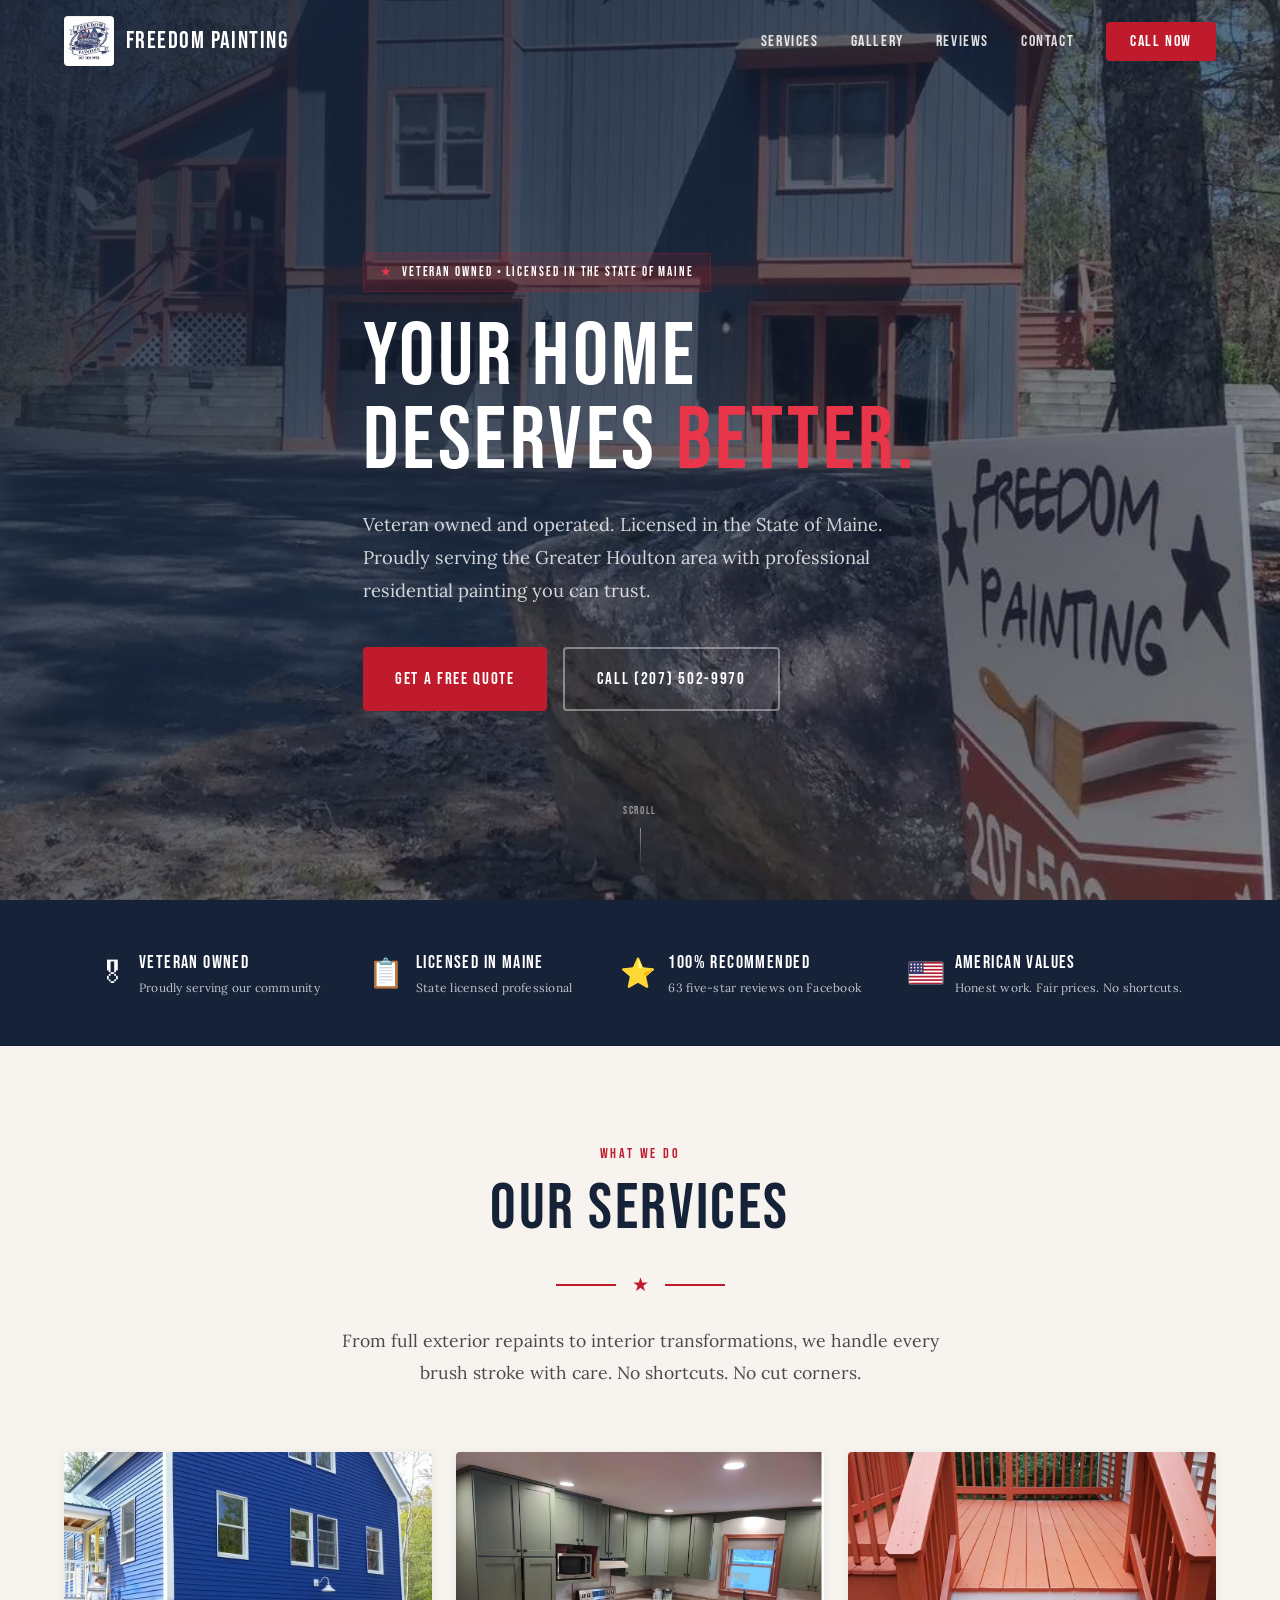
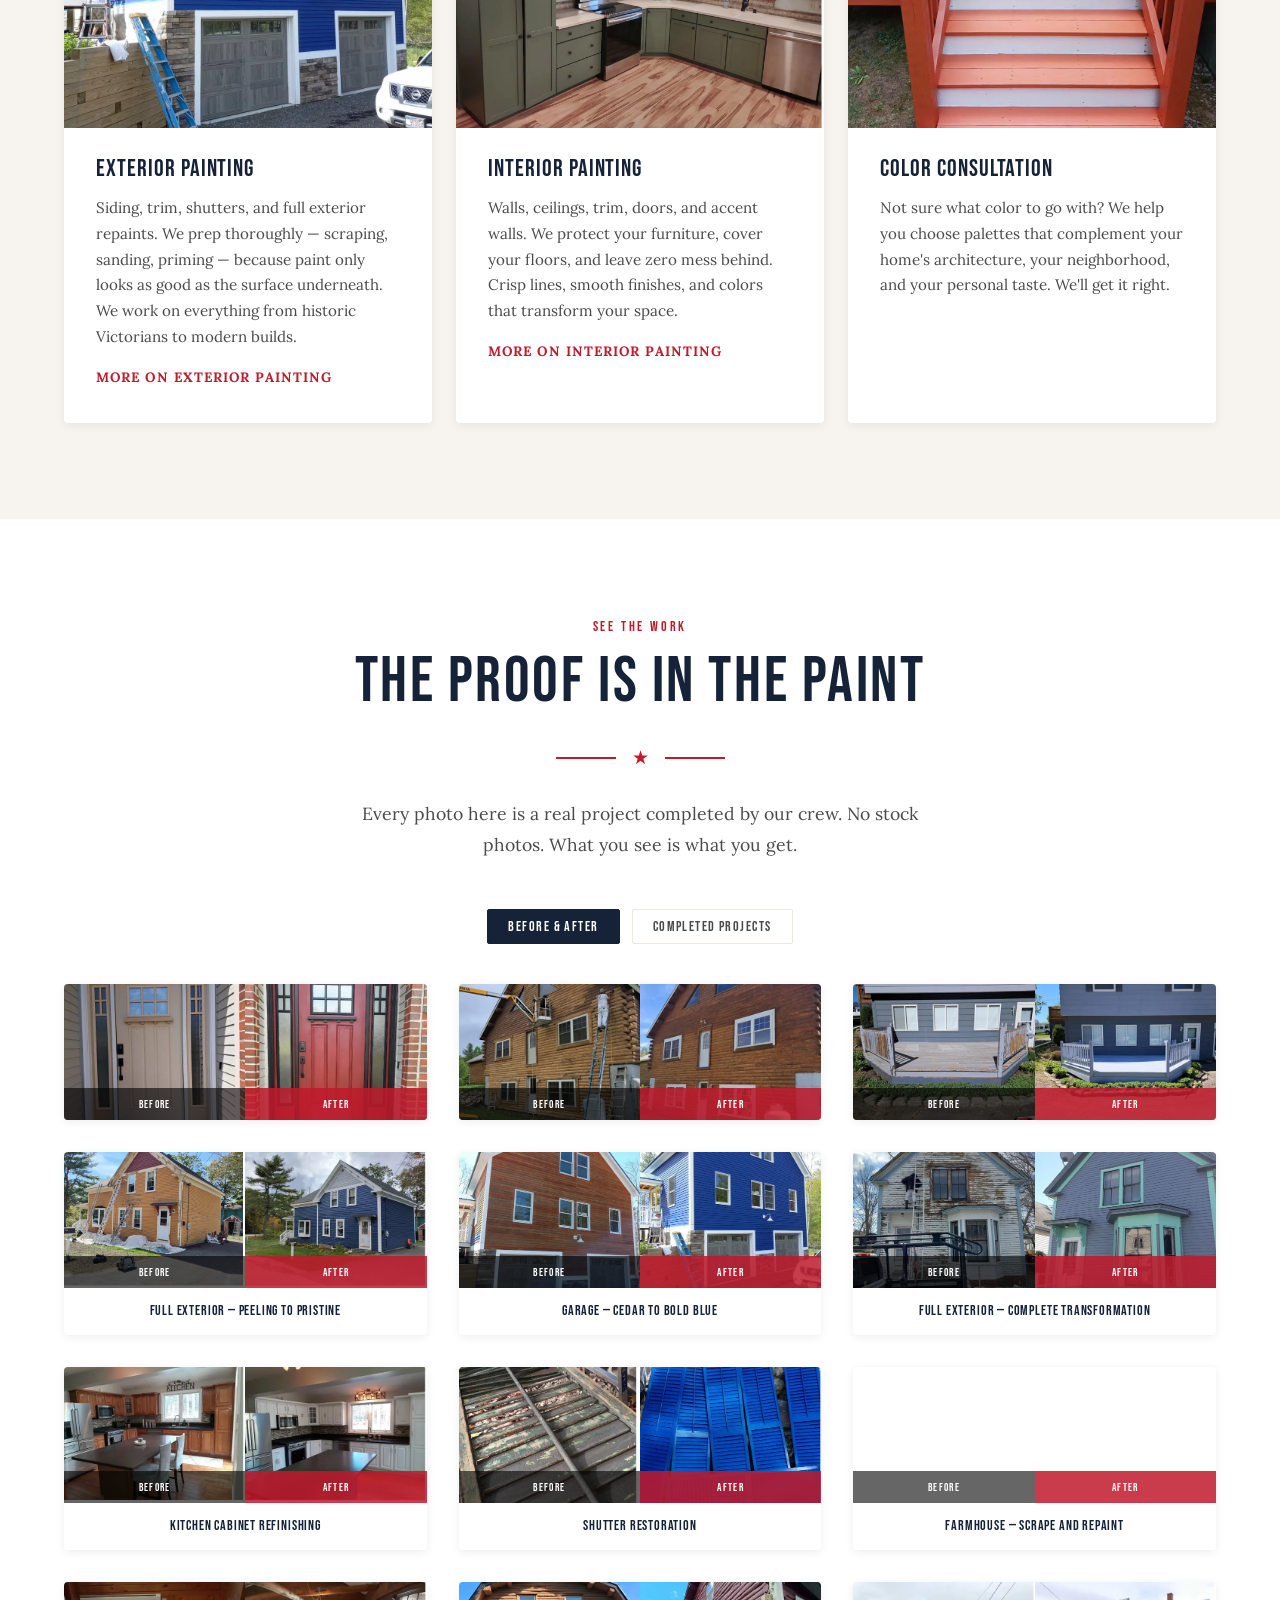
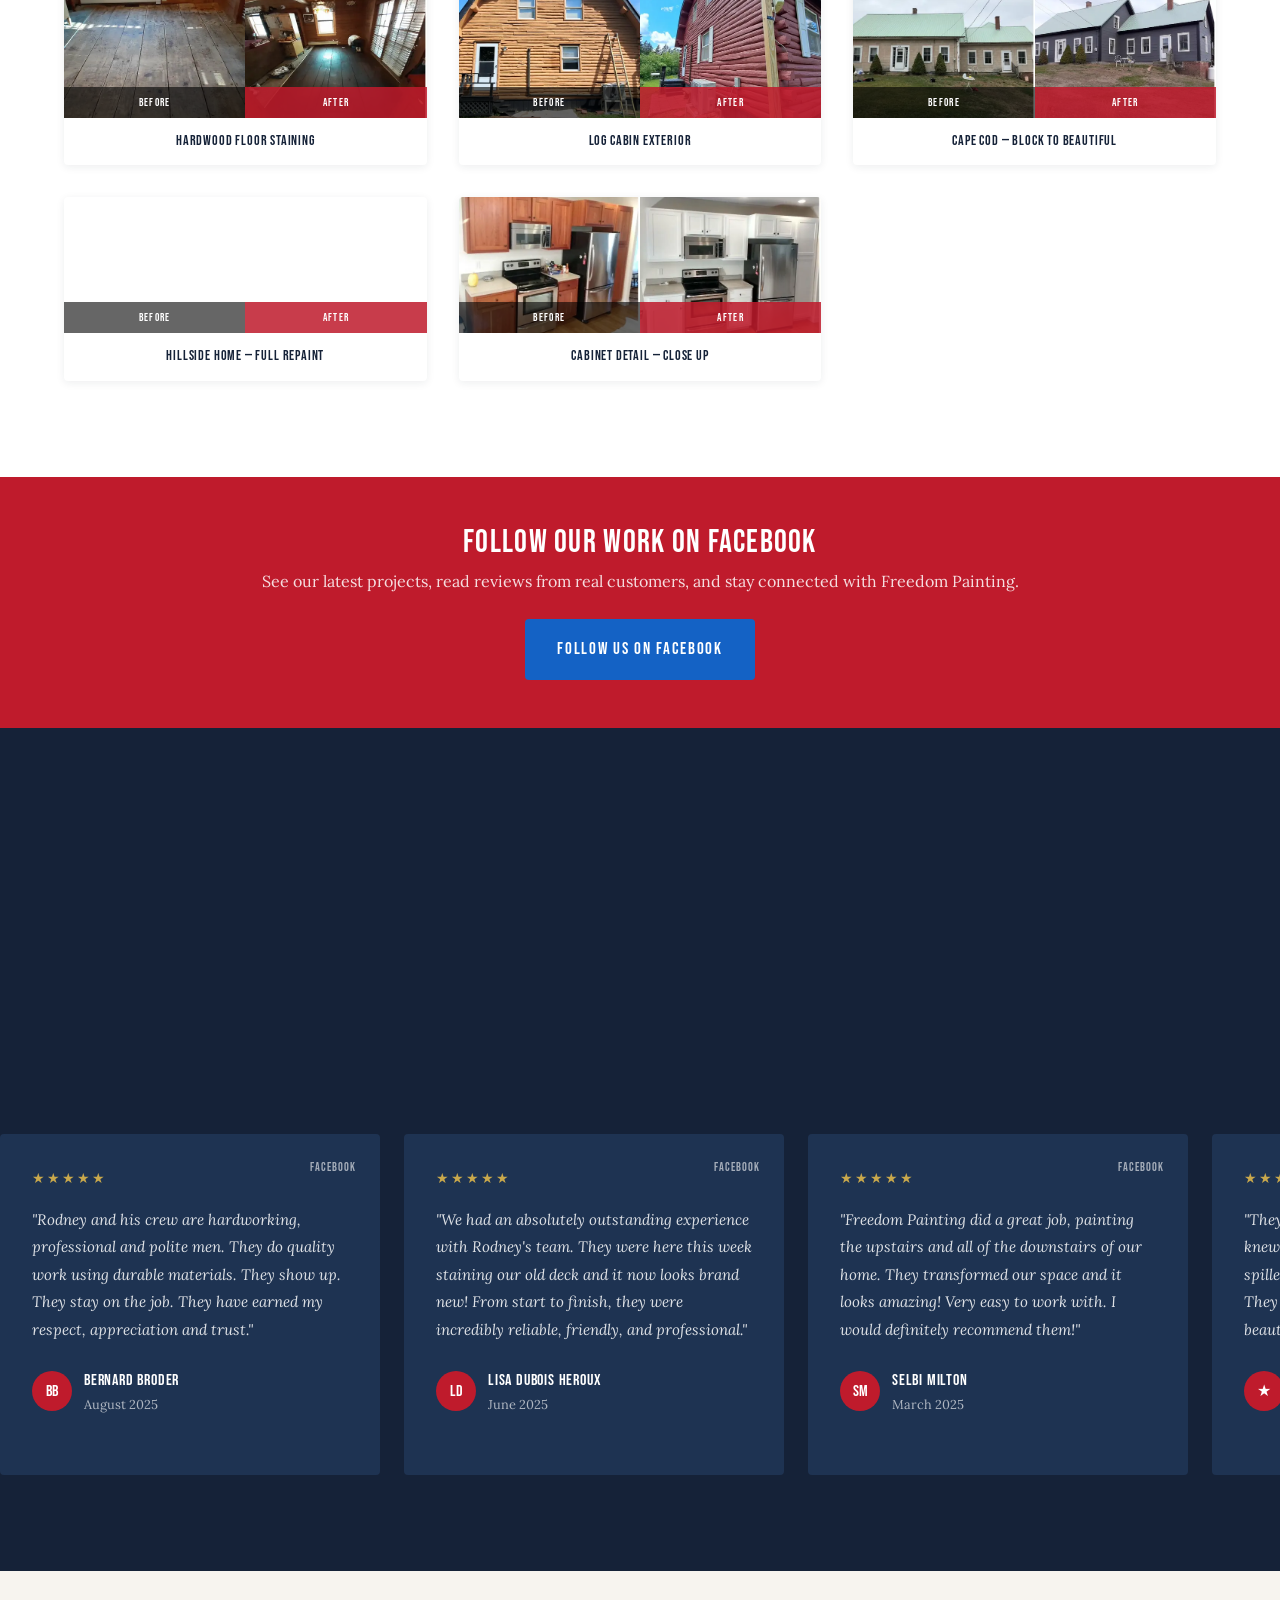
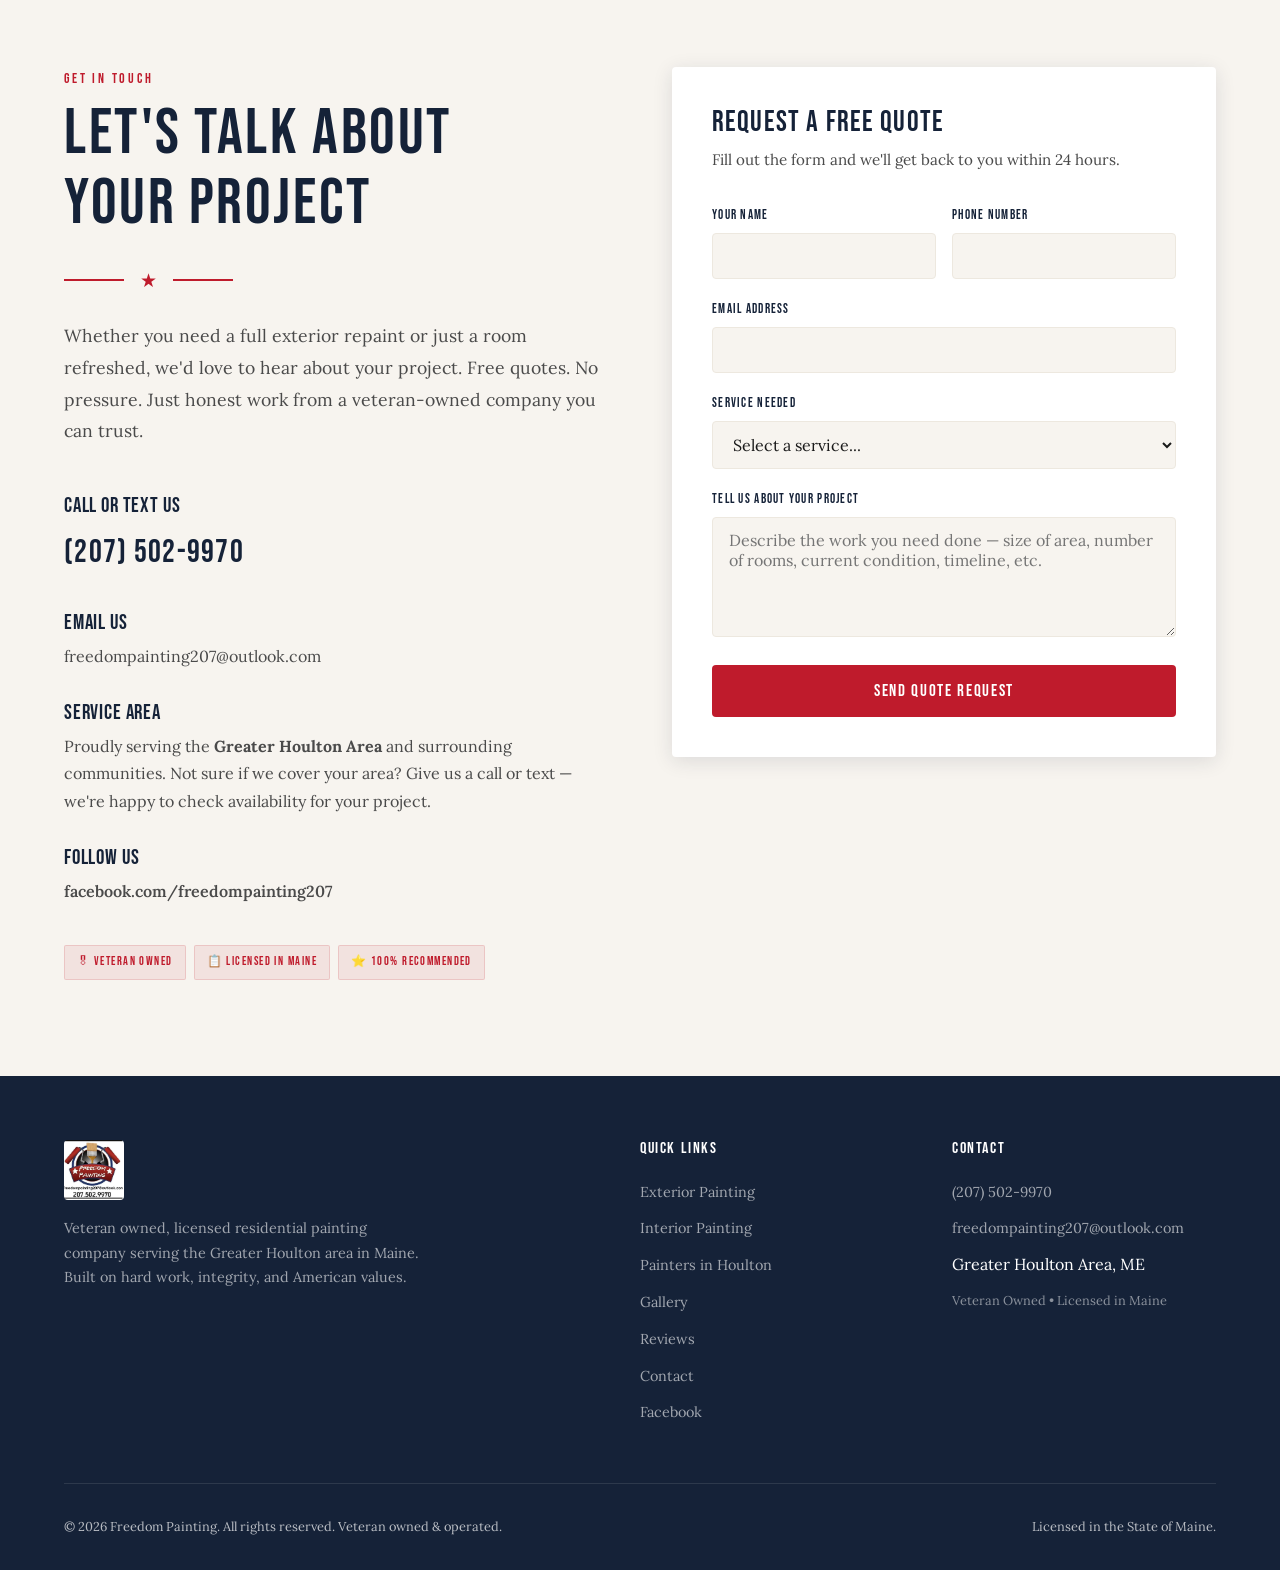
<file: index.html>
<!DOCTYPE html>
<html lang="en">
<head>
    <meta charset="UTF-8">
    <meta name="viewport" content="width=device-width, initial-scale=1.0">
    <title>Freedom Painting | Veteran Owned Residential Painting — Greater Houlton, ME</title>
    <meta name="description" content="Freedom Painting — veteran owned, licensed residential painting company serving the Greater Houlton area in Maine. Interior and exterior painting. 100% recommended. Call or text (207) 502-9970.">
    <link rel="canonical" href="https://freedompainting.us/">
    <link rel="icon" type="image/png" sizes="32x32" href="/favicon-32x32.png">
    <link rel="icon" type="image/png" sizes="16x16" href="/favicon-16x16.png">
    <link rel="apple-touch-icon" sizes="180x180" href="/apple-touch-icon.png">
    <link rel="preload" as="image" href="images/hero-barn-sign.webp" type="image/webp" fetchpriority="high">
    <meta property="og:title" content="Freedom Painting | Veteran Owned — Houlton, ME">
    <meta property="og:description" content="Veteran owned residential painting serving the Greater Houlton area. Licensed in the State of Maine. 100% recommendation rate. Call or text (207) 502-9970.">
    <meta property="og:image" content="https://freedompainting.us/images/hero-barn-sign.jpg">
    <meta property="og:url" content="https://freedompainting.us/">
    <meta property="og:type" content="website">
    <meta property="og:site_name" content="Freedom Painting">
    <meta name="twitter:card" content="summary_large_image">
    <meta name="twitter:title" content="Freedom Painting | Veteran Owned — Houlton, ME">
    <meta name="twitter:description" content="Veteran owned residential painting serving the Greater Houlton area. Licensed in Maine. 100% recommended. Call or text (207) 502-9970.">
    <meta name="twitter:image" content="https://freedompainting.us/images/hero-barn-sign.jpg">
    <script type="application/ld+json">
    {
      "@context": "https://schema.org",
      "@type": "HousePainter",
      "name": "Freedom Painting LLC",
      "alternateName": "Freedom Painting",
      "url": "https://freedompainting.us",
      "telephone": "+12075029970",
      "email": "freedompainting207@outlook.com",
      "image": "https://freedompainting.us/images/hero-barn-sign.jpg",
      "logo": "https://freedompainting.us/images/Logo_2.jpg",
      "description": "Veteran owned, licensed residential painting company serving the Greater Houlton area in Maine. Interior and exterior painting.",
      "priceRange": "$$",
      "areaServed": {
        "@type": "GeoCircle",
        "geoMidpoint": {
          "@type": "GeoCoordinates",
          "latitude": 46.1261,
          "longitude": -67.8403
        },
        "geoRadius": "50000"
      },
      "address": {
        "@type": "PostalAddress",
        "addressLocality": "Houlton",
        "addressRegion": "ME",
        "addressCountry": "US"
      },
      "aggregateRating": {
        "@type": "AggregateRating",
        "ratingValue": "5.0",
        "reviewCount": "63",
        "bestRating": "5"
      },
      "hasOfferCatalog": {
        "@type": "OfferCatalog",
        "name": "Painting Services",
        "itemListElement": [
          { "@type": "Offer", "itemOffered": { "@type": "Service", "name": "Exterior Painting" } },
          { "@type": "Offer", "itemOffered": { "@type": "Service", "name": "Interior Painting" } },
          { "@type": "Offer", "itemOffered": { "@type": "Service", "name": "Color Consultation" } }
        ]
      },
      "sameAs": [
        "https://www.facebook.com/freedompainting207"
      ]
    }
    </script>
    <link rel="preload" as="font" type="font/woff2" href="/fonts/bebas-neue-latin.woff2" crossorigin>
    <link rel="preload" as="font" type="font/woff2" href="/fonts/lora-latin.woff2" crossorigin>
    <link rel="stylesheet" href="/css/site.css">
</head>
<body>

    <nav class="nav" id="nav">
        <div class="nav-inner">
            <a href="#" class="nav-logo">
                <picture><source type="image/webp" srcset="images/Logo_2.webp"><img src="images/Logo_2.jpg" alt="Freedom Painting Logo" width="532" height="532"></picture>
                <span class="nav-logo-text">FREEDOM PAINTING</span>
            </a>
            <ul class="nav-links" id="navLinks">
                <li><a href="#services">SERVICES</a></li>
                <li><a href="#gallery">GALLERY</a></li>
                <li><a href="#testimonials">REVIEWS</a></li>
                <li><a href="#contact">CONTACT</a></li>
                <li><a href="tel:2075029970" class="nav-cta">CALL NOW</a></li>
            </ul>
            <button class="nav-hamburger" id="hamburger" aria-label="Toggle menu"><span></span><span></span><span></span></button>
        </div>
    </nav>

    <section class="hero" id="hero">
        <div class="hero-bg"><picture><source type="image/webp" srcset="/images/hero-barn-sign.webp"><img src="/images/hero-barn-sign.jpg" alt="" width="952" height="1288" fetchpriority="high" decoding="async"></picture></div>
        <div class="container hero-content">
            <div class="hero-badge">VETERAN OWNED &bull; LICENSED IN THE STATE OF MAINE</div>
            <h1>YOUR HOME<br>DESERVES <span class="accent">BETTER.</span></h1>
            <p class="hero-description">Veteran owned and operated. Licensed in the State of Maine. Proudly serving the Greater Houlton area with professional residential painting you can trust.</p>
            <div class="hero-actions">
                <a href="#contact" class="btn btn-primary">GET A FREE QUOTE</a>
                <a href="tel:2075029970" class="btn btn-outline">CALL (207) 502-9970</a>
            </div>
        </div>
        <div class="hero-scroll">SCROLL<div class="hero-scroll-line"></div></div>
    </section>

    <div class="trust-banner">
        <div class="container">
            <div class="trust-items">
                <div class="trust-item"><span class="trust-icon">&#127894;</span><div class="trust-text">VETERAN OWNED<small>Proudly serving our community</small></div></div>
                <div class="trust-item"><span class="trust-icon">&#128203;</span><div class="trust-text">LICENSED IN MAINE<small>State licensed professional</small></div></div>
                <div class="trust-item"><span class="trust-icon">&#11088;</span><div class="trust-text">100% RECOMMENDED<small>63 five-star reviews on Facebook</small></div></div>
                <div class="trust-item"><span class="trust-icon"><svg class="trust-flag" viewBox="0 0 30 20" aria-hidden="true" focusable="false"><rect width="30" height="20" fill="#fff"/><g fill="#B22234"><rect y="0.000" width="30" height="1.538"/><rect y="3.077" width="30" height="1.538"/><rect y="6.154" width="30" height="1.538"/><rect y="9.231" width="30" height="1.538"/><rect y="12.308" width="30" height="1.538"/><rect y="15.385" width="30" height="1.538"/><rect y="18.462" width="30" height="1.538"/></g><rect width="13" height="10.769" fill="#3C3B6E"/><g fill="#fff"><circle cx="2" cy="2.2" r="0.75"/><circle cx="5" cy="2.2" r="0.75"/><circle cx="8" cy="2.2" r="0.75"/><circle cx="11" cy="2.2" r="0.75"/><circle cx="2" cy="5" r="0.75"/><circle cx="5" cy="5" r="0.75"/><circle cx="8" cy="5" r="0.75"/><circle cx="11" cy="5" r="0.75"/><circle cx="2" cy="7.8" r="0.75"/><circle cx="5" cy="7.8" r="0.75"/><circle cx="8" cy="7.8" r="0.75"/><circle cx="11" cy="7.8" r="0.75"/></g></svg></span><div class="trust-text">AMERICAN VALUES<small>Honest work. Fair prices. No shortcuts.</small></div></div>
            </div>
        </div>
    </div>

    <section class="services section-padding" id="services">
        <div class="container">
            <div class="services-header reveal">
                <span class="section-label">WHAT WE DO</span>
                <h2 class="section-title">OUR SERVICES</h2>
                <div class="star-divider"><span>&#9733;</span></div>
                <p class="section-subtitle">From full exterior repaints to interior transformations, we handle every brush stroke with care. No shortcuts. No cut corners.</p>
            </div>
            <div class="services-grid">
                <div class="service-card reveal">
                    <div class="service-photo"><picture><source type="image/webp" srcset="images/p06.webp"><img src="images/p06.jpg" alt="Full exterior house repaint completed in Houlton, Maine" loading="lazy" decoding="async" width="952" height="1288"></picture></div>
                    <div class="service-body">
                        <h3>EXTERIOR PAINTING</h3>
                        <p>Siding, trim, shutters, and full exterior repaints. We prep thoroughly &#8212; scraping, sanding, priming &#8212; because paint only looks as good as the surface underneath. We work on everything from historic Victorians to modern builds.</p>
                        <a href="/exterior-painting/" class="service-link">More on exterior painting</a>
                    </div>
                </div>
                <div class="service-card reveal">
                    <div class="service-photo"><picture><source type="image/webp" srcset="images/p25.webp"><img src="images/p25.jpg" alt="Interior room repainted by Freedom Painting in Maine" loading="lazy" decoding="async" width="1288" height="952"></picture></div>
                    <div class="service-body">
                        <h3>INTERIOR PAINTING</h3>
                        <p>Walls, ceilings, trim, doors, and accent walls. We protect your furniture, cover your floors, and leave zero mess behind. Crisp lines, smooth finishes, and colors that transform your space.</p>
                        <a href="/interior-painting/" class="service-link">More on interior painting</a>
                    </div>
                </div>
                <div class="service-card reveal">
                    <div class="service-photo"><picture><source type="image/webp" srcset="images/p36.webp"><img src="images/p36.jpg" alt="Deck and stairs painted coral with white risers by Freedom Painting" loading="lazy" decoding="async" width="952" height="1288"></picture></div>
                    <div class="service-body">
                        <h3>COLOR CONSULTATION</h3>
                        <p>Not sure what color to go with? We help you choose palettes that complement your home's architecture, your neighborhood, and your personal taste. We'll get it right.</p>
                    </div>
                </div>
            </div>
        </div>
    </section>

    <section class="section-padding" id="gallery">
        <div class="container">
            <div class="gallery-header reveal">
                <span class="section-label">SEE THE WORK</span>
                <h2 class="section-title">THE PROOF IS IN THE PAINT</h2>
                <div class="star-divider"><span>&#9733;</span></div>
                <p class="section-subtitle">Every photo here is a real project completed by our crew. No stock photos. What you see is what you get.</p>
            </div>
            <div class="gallery-tabs reveal">
                <button class="gallery-tab active" data-tab="beforeafter">BEFORE &amp; AFTER</button>
                <button class="gallery-tab" data-tab="projects">COMPLETED PROJECTS</button>
            </div>

            <div class="gallery-section active" id="tab-beforeafter">
                <div class="ba-grid reveal">
                    <div class="ba-pair"><div class="ba-images"><div class="ba-side"><picture><source type="image/webp" srcset="images/before-1-480.webp 480w, images/before-1.webp 900w" sizes="(max-width: 768px) 50vw, 300px"><img src="images/before-1.jpg" alt="Beige craftsman front door with sidelights before repaint" loading="lazy" decoding="async" width="900" height="1200"></picture><span class="ba-label before">BEFORE</span></div><div class="ba-side"><picture><source type="image/webp" srcset="images/after-1-480.webp 480w, images/after-1.webp 900w" sizes="(max-width: 768px) 50vw, 300px"><img src="images/after-1.jpg" alt="Same craftsman door painted bold red with black trim" loading="lazy" decoding="async" width="900" height="1200"></picture><span class="ba-label after">AFTER</span></div></div></div>
                    <div class="ba-pair"><div class="ba-images"><div class="ba-side"><picture><source type="image/webp" srcset="images/before-2-480.webp 480w, images/before-2.webp 900w" sizes="(max-width: 768px) 50vw, 300px"><img src="images/before-2.jpg" alt="Faded log home mid-restain with Freedom Painting crew on lift" loading="lazy" decoding="async" width="900" height="1200"></picture><span class="ba-label before">BEFORE</span></div><div class="ba-side"><picture><source type="image/webp" srcset="images/after-2-480.webp 480w, images/after-2.webp 900w" sizes="(max-width: 768px) 50vw, 300px"><img src="images/after-2.jpg" alt="Log home fully restained to rich brown by Freedom Painting" loading="lazy" decoding="async" width="900" height="1200"></picture><span class="ba-label after">AFTER</span></div></div></div>
                    <div class="ba-pair"><div class="ba-images"><div class="ba-side"><picture><source type="image/webp" srcset="images/before-3-480.webp 480w, images/before-3.webp 1200w" sizes="(max-width: 768px) 50vw, 300px"><img src="images/before-3.jpg" alt="Weathered grey deck with peeling paint before restoration" loading="lazy" decoding="async" width="1200" height="900"></picture><span class="ba-label before">BEFORE</span></div><div class="ba-side"><picture><source type="image/webp" srcset="images/after-3-480.webp 480w, images/after-3.webp 1200w" sizes="(max-width: 768px) 50vw, 300px"><img src="images/after-3.jpg" alt="Same deck after full restoration with crisp white paint" loading="lazy" decoding="async" width="1200" height="900"></picture><span class="ba-label after">AFTER</span></div></div></div>
                    <div class="ba-pair"><div class="ba-images"><div class="ba-side"><img src="images/b4m.jpg" alt="House exterior before painting with peeling paint in Houlton Maine" loading="lazy" decoding="async" width="1092" height="840"><span class="ba-label before">BEFORE</span></div><div class="ba-side"><picture><source type="image/webp" srcset="images/b4k-480.webp 480w, images/b4k.webp 1092w" sizes="(max-width: 768px) 50vw, 300px"><img src="images/b4k.jpg" alt="House exterior after full repaint by Freedom Painting in Houlton Maine" loading="lazy" decoding="async" width="1092" height="840"></picture><span class="ba-label after">AFTER</span></div></div><div class="ba-caption">Full Exterior &#8212; Peeling to Pristine</div></div>
                    <div class="ba-pair"><div class="ba-images"><div class="ba-side"><picture><source type="image/webp" srcset="images/b43-480.webp 480w, images/b43.webp 952w" sizes="(max-width: 768px) 50vw, 300px"><img src="images/b43.jpg" alt="Garage with natural cedar siding before painting" loading="lazy" decoding="async" width="952" height="1288"></picture><span class="ba-label before">BEFORE</span></div><div class="ba-side"><picture><source type="image/webp" srcset="images/b44-480.webp 480w, images/b44.webp 952w" sizes="(max-width: 768px) 50vw, 300px"><img src="images/b44.jpg" alt="Garage after exterior painting with bold blue finish" loading="lazy" decoding="async" width="952" height="1288"></picture><span class="ba-label after">AFTER</span></div></div><div class="ba-caption">Garage &#8212; Cedar to Bold Blue</div></div>
                    <div class="ba-pair"><div class="ba-images"><div class="ba-side"><picture><source type="image/webp" srcset="images/b48-480.webp 480w, images/b48.webp 952w" sizes="(max-width: 768px) 50vw, 300px"><img src="images/b48.jpg" alt="Home exterior before full repaint" loading="lazy" decoding="async" width="952" height="1288"></picture><span class="ba-label before">BEFORE</span></div><div class="ba-side"><picture><source type="image/webp" srcset="images/b49-480.webp 480w, images/b49.webp 952w" sizes="(max-width: 768px) 50vw, 300px"><img src="images/b49.jpg" alt="Home exterior after complete transformation by Freedom Painting" loading="lazy" decoding="async" width="952" height="1288"></picture><span class="ba-label after">AFTER</span></div></div><div class="ba-caption">Full Exterior &#8212; Complete Transformation</div></div>
                    <div class="ba-pair"><div class="ba-images"><div class="ba-side"><picture><source type="image/webp" srcset="images/b4cab-480.webp 480w, images/b4cab.webp 728w" sizes="(max-width: 768px) 50vw, 300px"><img src="images/b4cab.jpg" alt="Kitchen cabinets before refinishing" loading="lazy" decoding="async" width="728" height="560"></picture><span class="ba-label before">BEFORE</span></div><div class="ba-side"><picture><source type="image/webp" srcset="images/b4cab2-480.webp 480w, images/b4cab2.webp 728w" sizes="(max-width: 768px) 50vw, 300px"><img src="images/b4cab2.jpg" alt="Kitchen cabinets after professional refinishing" loading="lazy" decoding="async" width="728" height="560"></picture><span class="ba-label after">AFTER</span></div></div><div class="ba-caption">Kitchen Cabinet Refinishing</div></div>
                    <div class="ba-pair"><div class="ba-images"><div class="ba-side"><picture><source type="image/webp" srcset="images/b4shu-480.webp 480w, images/b4shu.webp 1092w" sizes="(max-width: 768px) 50vw, 300px"><img src="images/b4shu.jpg" alt="Worn shutters before restoration" loading="lazy" decoding="async" width="1092" height="1120"></picture><span class="ba-label before">BEFORE</span></div><div class="ba-side"><picture><source type="image/webp" srcset="images/b4shutt-480.webp 480w, images/b4shutt.webp 1176w" sizes="(max-width: 768px) 50vw, 300px"><img src="images/b4shutt.jpg" alt="Shutters after professional restoration and repainting" loading="lazy" decoding="async" width="1176" height="1036"></picture><span class="ba-label after">AFTER</span></div></div><div class="ba-caption">Shutter Restoration</div></div>
                    <div class="ba-pair"><div class="ba-images"><div class="ba-side"><img src="images/b45.jpg" alt="Farmhouse exterior with peeling paint before scraping" loading="lazy" decoding="async" width="1092" height="812"><span class="ba-label before">BEFORE</span></div><div class="ba-side"><img src="images/b46.jpg" alt="Farmhouse after scraping and exterior repaint" loading="lazy" decoding="async" width="1092" height="812"><span class="ba-label after">AFTER</span></div></div><div class="ba-caption">Farmhouse &#8212; Scrape and Repaint</div></div>
                    <div class="ba-pair"><div class="ba-images"><div class="ba-side"><picture><source type="image/webp" srcset="images/b4floor-480.webp 480w, images/b4floor.webp 952w" sizes="(max-width: 768px) 50vw, 300px"><img src="images/b4floor.jpg" alt="Hardwood floor before staining" loading="lazy" decoding="async" width="952" height="1288"></picture><span class="ba-label before">BEFORE</span></div><div class="ba-side"><picture><source type="image/webp" srcset="images/b4floor2-480.webp 480w, images/b4floor2.webp 1288w" sizes="(max-width: 768px) 50vw, 300px"><img src="images/b4floor2.jpg" alt="Hardwood floor after professional staining" loading="lazy" decoding="async" width="1288" height="952"></picture><span class="ba-label after">AFTER</span></div></div><div class="ba-caption">Hardwood Floor Staining</div></div>
                    <div class="ba-pair"><div class="ba-images"><div class="ba-side"><picture><source type="image/webp" srcset="images/b41-480.webp 480w, images/b41.webp 952w" sizes="(max-width: 768px) 50vw, 300px"><img src="images/b41.jpg" alt="Log cabin exterior before painting" loading="lazy" decoding="async" width="952" height="1288"></picture><span class="ba-label before">BEFORE</span></div><div class="ba-side"><picture><source type="image/webp" srcset="images/b42-480.webp 480w, images/b42.webp 952w" sizes="(max-width: 768px) 50vw, 300px"><img src="images/b42.jpg" alt="Log cabin after exterior painting and staining" loading="lazy" decoding="async" width="952" height="1288"></picture><span class="ba-label after">AFTER</span></div></div><div class="ba-caption">Log Cabin Exterior</div></div>
                    <div class="ba-pair"><div class="ba-images"><div class="ba-side"><picture><source type="image/webp" srcset="images/b499-480.webp 480w, images/b499.webp 1288w" sizes="(max-width: 768px) 50vw, 300px"><img src="images/b499.jpg" alt="Cape Cod style home with concrete block before painting" loading="lazy" decoding="async" width="1288" height="952"></picture><span class="ba-label before">BEFORE</span></div><div class="ba-side"><picture><source type="image/webp" srcset="images/b4999-480.webp 480w, images/b4999.webp 1288w" sizes="(max-width: 768px) 50vw, 300px"><img src="images/b4999.jpg" alt="Cape Cod home after full exterior painting transformation" loading="lazy" decoding="async" width="1288" height="952"></picture><span class="ba-label after">AFTER</span></div></div><div class="ba-caption">Cape Cod &#8212; Block to Beautiful</div></div>
                    <div class="ba-pair"><div class="ba-images"><div class="ba-side"><img src="images/b4y.jpg" alt="Hillside home before full exterior repaint" loading="lazy" decoding="async" width="1092" height="812"><span class="ba-label before">BEFORE</span></div><div class="ba-side"><img src="images/b4o.jpg" alt="Hillside home after full exterior repaint by Freedom Painting" loading="lazy" decoding="async" width="1092" height="812"><span class="ba-label after">AFTER</span></div></div><div class="ba-caption">Hillside Home &#8212; Full Repaint</div></div>
                    <div class="ba-pair"><div class="ba-images"><div class="ba-side"><picture><source type="image/webp" srcset="images/b4caba-480.webp 480w, images/b4caba.webp 728w" sizes="(max-width: 768px) 50vw, 300px"><img src="images/b4caba.jpg" alt="Cabinet detail before refinishing close up" loading="lazy" decoding="async" width="728" height="980"></picture><span class="ba-label before">BEFORE</span></div><div class="ba-side"><picture><source type="image/webp" srcset="images/b4cabb-480.webp 480w, images/b4cabb.webp 728w" sizes="(max-width: 768px) 50vw, 300px"><img src="images/b4cabb.jpg" alt="Cabinet detail after professional refinishing close up" loading="lazy" decoding="async" width="728" height="980"></picture><span class="ba-label after">AFTER</span></div></div><div class="ba-caption">Cabinet Detail &#8212; Close Up</div></div>
                </div>
            </div>

            <div class="gallery-section" id="tab-projects">
                <div class="projects-grid reveal" id="projectsGrid">
                    <div class="project-item wide" onclick="openLightbox(0)"><picture><source type="image/webp" srcset="images/p01-480.webp 480w, images/p01.webp 1288w" sizes="(max-width: 768px) 50vw, 300px"><img src="images/p01.jpg" alt="Deck staining and restoration project in Houlton Maine" loading="lazy" decoding="async" width="1288" height="952"></picture></div>
                    <div class="project-item" onclick="openLightbox(1)"><picture><source type="image/webp" srcset="images/p02-480.webp 480w, images/p02.webp 1288w" sizes="(max-width: 768px) 50vw, 300px"><img src="images/p02.jpg" alt="Deck lattice painting detail" loading="lazy" decoding="async" width="1288" height="952"></picture></div>
                    <div class="project-item" onclick="openLightbox(2)"><picture><source type="image/webp" srcset="images/p03-480.webp 480w, images/p03.webp 728w" sizes="(max-width: 768px) 50vw, 300px"><img src="images/p03.jpg" alt="Interior wall painting by Freedom Painting" loading="lazy" decoding="async" width="728" height="980"></picture></div>
                    <div class="project-item" onclick="openLightbox(3)"><picture><source type="image/webp" srcset="images/p04-480.webp 480w, images/p04.webp 952w" sizes="(max-width: 768px) 50vw, 300px"><img src="images/p04.jpg" alt="Yellow cottage exterior painting" loading="lazy" decoding="async" width="952" height="1288"></picture></div>
                    <div class="project-item" onclick="openLightbox(4)"><picture><source type="image/webp" srcset="images/p05-480.webp 480w, images/p05.webp 952w" sizes="(max-width: 768px) 50vw, 300px"><img src="images/p05.jpg" alt="Fence staining and painting project" loading="lazy" decoding="async" width="952" height="1288"></picture></div>
                    <div class="project-item wide" onclick="openLightbox(5)"><picture><source type="image/webp" srcset="images/p06-480.webp 480w, images/p06.webp 952w" sizes="(max-width: 768px) 50vw, 300px"><img src="images/p06.jpg" alt="Full exterior house painting in Maine" loading="lazy" decoding="async" width="952" height="1288"></picture></div>
                    <div class="project-item" onclick="openLightbox(6)"><picture><source type="image/webp" srcset="images/p07-480.webp 480w, images/p07.webp 952w" sizes="(max-width: 768px) 50vw, 300px"><img src="images/p07.jpg" alt="Exterior trim and detail painting" loading="lazy" decoding="async" width="952" height="1288"></picture></div>
                    <div class="project-item" onclick="openLightbox(7)"><img src="images/p08.jpg" alt="Lakehouse exterior painting project" loading="lazy" decoding="async" width="1092" height="812"></div>
                    <div class="project-item" onclick="openLightbox(8)"><img src="images/p09.jpg" alt="Interior painting detail work" loading="lazy" decoding="async" width="728" height="560"></div>
                    <div class="project-item wide" onclick="openLightbox(9)"><picture><source type="image/webp" srcset="images/p11-480.webp 480w, images/p11.webp 728w" sizes="(max-width: 768px) 50vw, 300px"><img src="images/p11.jpg" alt="Residential exterior painting in Aroostook County" loading="lazy" decoding="async" width="728" height="980"></picture></div>
                    <div class="project-item" onclick="openLightbox(10)"><picture><source type="image/webp" srcset="images/p12-480.webp 480w, images/p12.webp 952w" sizes="(max-width: 768px) 50vw, 300px"><img src="images/p12.jpg" alt="Home exterior painting project" loading="lazy" decoding="async" width="952" height="1288"></picture></div>
                    <div class="project-item" onclick="openLightbox(11)"><picture><source type="image/webp" srcset="images/p13-480.webp 480w, images/p13.webp 1288w" sizes="(max-width: 768px) 50vw, 300px"><img src="images/p13.jpg" alt="Full exterior residential repaint" loading="lazy" decoding="async" width="1288" height="952"></picture></div>
                    <div class="project-item" onclick="openLightbox(12)"><picture><source type="image/webp" srcset="images/p14-480.webp 480w, images/p14.webp 952w" sizes="(max-width: 768px) 50vw, 300px"><img src="images/p14.jpg" alt="Kitchen cabinet painting and refinishing" loading="lazy" decoding="async" width="952" height="1288"></picture></div>
                    <div class="project-item" onclick="openLightbox(13)"><picture><source type="image/webp" srcset="images/p15-480.webp 480w, images/p15.webp 1288w" sizes="(max-width: 768px) 50vw, 300px"><img src="images/p15.jpg" alt="White Victorian home exterior painting" loading="lazy" decoding="async" width="1288" height="952"></picture></div>
                    <div class="project-item wide" onclick="openLightbox(14)"><picture><source type="image/webp" srcset="images/p16-480.webp 480w, images/p16.webp 728w" sizes="(max-width: 768px) 50vw, 300px"><img src="images/p16.jpg" alt="House exterior painting by veteran owned Freedom Painting" loading="lazy" decoding="async" width="728" height="560"></picture></div>
                    <div class="project-item" onclick="openLightbox(15)"><picture><source type="image/webp" srcset="images/p17-480.webp 480w, images/p17.webp 1288w" sizes="(max-width: 768px) 50vw, 300px"><img src="images/p17.jpg" alt="Barn exterior painting and staining" loading="lazy" decoding="async" width="1288" height="952"></picture></div>
                    <div class="project-item" onclick="openLightbox(16)"><picture><source type="image/webp" srcset="images/p18-480.webp 480w, images/p18.webp 728w" sizes="(max-width: 768px) 50vw, 300px"><img src="images/p18.jpg" alt="Exterior painting detail and trim work" loading="lazy" decoding="async" width="728" height="980"></picture></div>
                    <div class="project-item" onclick="openLightbox(17)"><picture><source type="image/webp" srcset="images/p20-480.webp 480w, images/p20.webp 728w" sizes="(max-width: 768px) 50vw, 300px"><img src="images/p20.jpg" alt="Residential exterior painting project" loading="lazy" decoding="async" width="728" height="980"></picture></div>
                    <div class="project-item wide" onclick="openLightbox(18)"><picture><source type="image/webp" srcset="images/p21-480.webp 480w, images/p21.webp 728w" sizes="(max-width: 768px) 50vw, 300px"><img src="images/p21.jpg" alt="Painting detail work close up" loading="lazy" decoding="async" width="728" height="560"></picture></div>
                    <div class="project-item" onclick="openLightbox(19)"><picture><source type="image/webp" srcset="images/p22-480.webp 480w, images/p22.webp 728w" sizes="(max-width: 768px) 50vw, 300px"><img src="images/p22.jpg" alt="Home exterior painting in Greater Houlton area" loading="lazy" decoding="async" width="728" height="980"></picture></div>
                    <div class="project-item" onclick="openLightbox(20)"><picture><source type="image/webp" srcset="images/p23-480.webp 480w, images/p23.webp 1288w" sizes="(max-width: 768px) 50vw, 300px"><img src="images/p23.jpg" alt="Barn and cabin exterior painting and staining" loading="lazy" decoding="async" width="1288" height="952"></picture></div>
                    <div class="project-item" onclick="openLightbox(21)"><picture><source type="image/webp" srcset="images/p24-480.webp 480w, images/p24.webp 1288w" sizes="(max-width: 768px) 50vw, 300px"><img src="images/p24.jpg" alt="Blue exterior house painting" loading="lazy" decoding="async" width="1288" height="952"></picture></div>
                    <div class="project-item" onclick="openLightbox(22)"><picture><source type="image/webp" srcset="images/p25-480.webp 480w, images/p25.webp 1288w" sizes="(max-width: 768px) 50vw, 300px"><img src="images/p25.jpg" alt="Interior room painting by Freedom Painting" loading="lazy" decoding="async" width="1288" height="952"></picture></div>
                    <div class="project-item wide" onclick="openLightbox(23)"><picture><source type="image/webp" srcset="images/p26-480.webp 480w, images/p26.webp 1288w" sizes="(max-width: 768px) 50vw, 300px"><img src="images/p26.jpg" alt="Full house exterior painting" loading="lazy" decoding="async" width="1288" height="952"></picture></div>
                    <div class="project-item" onclick="openLightbox(24)"><picture><source type="image/webp" srcset="images/p27-480.webp 480w, images/p27.webp 1288w" sizes="(max-width: 768px) 50vw, 300px"><img src="images/p27.jpg" alt="Exterior residential painting" loading="lazy" decoding="async" width="1288" height="952"></picture></div>
                    <div class="project-item" onclick="openLightbox(25)"><picture><source type="image/webp" srcset="images/p29-480.webp 480w, images/p29.webp 952w" sizes="(max-width: 768px) 50vw, 300px"><img src="images/p29.jpg" alt="Exterior painting detail and finish work" loading="lazy" decoding="async" width="952" height="1288"></picture></div>
                    <div class="project-item" onclick="openLightbox(26)"><picture><source type="image/webp" srcset="images/p30-480.webp 480w, images/p30.webp 1288w" sizes="(max-width: 768px) 50vw, 300px"><img src="images/p30.jpg" alt="Completed residential painting project in Maine" loading="lazy" decoding="async" width="1288" height="952"></picture></div>
                    <div class="project-item wide" onclick="openLightbox(27)"><picture><source type="image/webp" srcset="images/p31-480.webp 480w, images/p31.webp 952w" sizes="(max-width: 768px) 50vw, 300px"><img src="images/p31.jpg" alt="Exterior house painting project" loading="lazy" decoding="async" width="952" height="1288"></picture></div>
                    <div class="project-item" onclick="openLightbox(28)"><picture><source type="image/webp" srcset="images/p32-480.webp 480w, images/p32.webp 952w" sizes="(max-width: 768px) 50vw, 300px"><img src="images/p32.jpg" alt="Home exterior painting" loading="lazy" decoding="async" width="952" height="1288"></picture></div>
                    <div class="project-item" onclick="openLightbox(29)"><picture><source type="image/webp" srcset="images/p33-480.webp 480w, images/p33.webp 952w" sizes="(max-width: 768px) 50vw, 300px"><img src="images/p33.jpg" alt="Painting detail and trim work" loading="lazy" decoding="async" width="952" height="1288"></picture></div>
                    <div class="project-item" onclick="openLightbox(30)"><picture><source type="image/webp" srcset="images/p34-480.webp 480w, images/p34.webp 1288w" sizes="(max-width: 768px) 50vw, 300px"><img src="images/p34.jpg" alt="Completed exterior painting project" loading="lazy" decoding="async" width="1288" height="952"></picture></div>
                    <div class="project-item" onclick="openLightbox(31)"><picture><source type="image/webp" srcset="images/p35-480.webp 480w, images/p35.webp 1288w" sizes="(max-width: 768px) 50vw, 300px"><img src="images/p35.jpg" alt="Kitchen painting project" loading="lazy" decoding="async" width="1288" height="952"></picture></div>
                    <div class="project-item wide" onclick="openLightbox(32)"><picture><source type="image/webp" srcset="images/p36-480.webp 480w, images/p36.webp 952w" sizes="(max-width: 768px) 50vw, 300px"><img src="images/p36.jpg" alt="Deck and stairs painted coral with white risers" loading="lazy" decoding="async" width="952" height="1288"></picture></div>
                    <div class="project-item" onclick="openLightbox(33)"><picture><source type="image/webp" srcset="images/p37-480.webp 480w, images/p37.webp 952w" sizes="(max-width: 768px) 50vw, 300px"><img src="images/p37.jpg" alt="Red siding exterior painting" loading="lazy" decoding="async" width="952" height="1288"></picture></div>
                    <div class="project-item" onclick="openLightbox(34)"><picture><source type="image/webp" srcset="images/p38-480.webp 480w, images/p38.webp 1092w" sizes="(max-width: 768px) 50vw, 300px"><img src="images/p38.jpg" alt="Barn style building exterior painting" loading="lazy" decoding="async" width="1092" height="1120"></picture></div>
                    <div class="project-item" onclick="openLightbox(35)"><picture><source type="image/webp" srcset="images/p39-480.webp 480w, images/p39.webp 952w" sizes="(max-width: 768px) 50vw, 300px"><img src="images/p39.jpg" alt="Residential exterior painting" loading="lazy" decoding="async" width="952" height="1288"></picture></div>
                    <div class="project-item" onclick="openLightbox(36)"><picture><source type="image/webp" srcset="images/p40-480.webp 480w, images/p40.webp 952w" sizes="(max-width: 768px) 50vw, 300px"><img src="images/p40.jpg" alt="House exterior painting project" loading="lazy" decoding="async" width="952" height="1288"></picture></div>
                    <div class="project-item wide" onclick="openLightbox(37)"><picture><source type="image/webp" srcset="images/p41-480.webp 480w, images/p41.webp 952w" sizes="(max-width: 768px) 50vw, 300px"><img src="images/p41.jpg" alt="Full exterior residential painting" loading="lazy" decoding="async" width="952" height="1288"></picture></div>
                    <div class="project-item" onclick="openLightbox(38)"><picture><source type="image/webp" srcset="images/p42-480.webp 480w, images/p42.webp 952w" sizes="(max-width: 768px) 50vw, 300px"><img src="images/p42.jpg" alt="Modern blue exterior house painting" loading="lazy" decoding="async" width="952" height="1288"></picture></div>
                    <div class="project-item" onclick="openLightbox(39)"><picture><source type="image/webp" srcset="images/p43-480.webp 480w, images/p43.webp 756w" sizes="(max-width: 768px) 50vw, 300px"><img src="images/p43.jpg" alt="White colonial home exterior painting" loading="lazy" decoding="async" width="756" height="1036"></picture></div>
                    <div class="project-item" onclick="openLightbox(40)"><picture><source type="image/webp" srcset="images/p44-480.webp 480w, images/p44.webp 952w" sizes="(max-width: 768px) 50vw, 300px"><img src="images/p44.jpg" alt="Victorian home exterior painting" loading="lazy" decoding="async" width="952" height="1288"></picture></div>
                    <div class="project-item" onclick="openLightbox(41)"><picture><source type="image/webp" srcset="images/p45-480.webp 480w, images/p45.webp 952w" sizes="(max-width: 768px) 50vw, 300px"><img src="images/p45.jpg" alt="Green Victorian home exterior painting in Maine" loading="lazy" decoding="async" width="952" height="1288"></picture></div>
                    <div class="project-item wide" onclick="openLightbox(42)"><img src="images/p46.jpg" alt="Victorian home full exterior painting wide view" loading="lazy" decoding="async" width="1288" height="952"></div>
                    <div class="project-item" onclick="openLightbox(43)"><img src="images/p47.jpg" alt="Yellow house exterior painting" loading="lazy" decoding="async" width="1288" height="952"></div>
                    <div class="project-item" onclick="openLightbox(44)"><picture><source type="image/webp" srcset="images/p48-480.webp 480w, images/p48.webp 952w" sizes="(max-width: 768px) 50vw, 300px"><img src="images/p48.jpg" alt="Home exterior painting" loading="lazy" decoding="async" width="952" height="1288"></picture></div>
                    <div class="project-item wide" onclick="openLightbox(45)"><picture><source type="image/webp" srcset="images/p51-480.webp 480w, images/p51.webp 756w" sizes="(max-width: 768px) 50vw, 300px"><img src="images/p51.jpg" alt="Victorian home full exterior painting project" loading="lazy" decoding="async" width="756" height="1036"></picture></div>
                    <div class="project-item" onclick="openLightbox(46)"><picture><source type="image/webp" srcset="images/p52-480.webp 480w, images/p52.webp 756w" sizes="(max-width: 768px) 50vw, 300px"><img src="images/p52.jpg" alt="Porch and columns painting and restoration" loading="lazy" decoding="async" width="756" height="1036"></picture></div>
                    <div class="project-item" onclick="openLightbox(47)"><picture><source type="image/webp" srcset="images/p53-480.webp 480w, images/p53.webp 1288w" sizes="(max-width: 768px) 50vw, 300px"><img src="images/p53.jpg" alt="Freedom Painting crew at work on exterior project" loading="lazy" decoding="async" width="1288" height="952"></picture></div>
                    <div class="project-item" onclick="openLightbox(48)"><picture><source type="image/webp" srcset="images/p54-480.webp 480w, images/p54.webp 756w" sizes="(max-width: 768px) 50vw, 300px"><img src="images/p54.jpg" alt="Cabin exterior painting detail" loading="lazy" decoding="async" width="756" height="1036"></picture></div>
                    <div class="project-item" onclick="openLightbox(49)"><img src="images/p55.jpg" alt="Cabin exterior painting project" loading="lazy" decoding="async" width="756" height="1036"></div>
                    <div class="project-item wide" onclick="openLightbox(50)"><picture><source type="image/webp" srcset="images/blue-house-480.webp 480w, images/blue-house.webp 1200w" sizes="(max-width: 768px) 50vw, 300px"><img src="images/blue-house.jpg" alt="Two-story navy blue home with white garage and balcony, Freedom Painting crew on ladder finishing the eaves" loading="lazy" decoding="async" width="1200" height="900"></picture></div>
                </div>
            </div>
        </div>
    </section>

    <div class="lightbox" id="lightbox" role="dialog" aria-modal="true" aria-label="Project photo">
        <button class="lightbox-close" onclick="closeLightbox()" aria-label="Close photo">&#10005;</button>
        <button class="lightbox-nav lightbox-prev" onclick="navLightbox(-1)" aria-label="Previous photo">&#8249;</button>
        <img id="lightboxImg" alt="Gallery image">
        <button class="lightbox-nav lightbox-next" onclick="navLightbox(1)" aria-label="Next photo">&#8250;</button>
    </div>

    <div class="social-banner">
        <div class="container">
            <h3>FOLLOW OUR WORK ON FACEBOOK</h3>
            <p>See our latest projects, read reviews from real customers, and stay connected with Freedom Painting.</p>
            <a href="https://www.facebook.com/freedompainting207" target="_blank" rel="noopener" class="btn btn-facebook">FOLLOW US ON FACEBOOK</a>
        </div>
    </div>

    <section class="testimonials section-padding" id="testimonials">
        <div class="container">
            <div class="testimonials-header reveal">
                <span class="section-label">REAL REVIEWS FROM REAL CUSTOMERS</span>
                <h2 class="section-title">DON'T TAKE OUR WORD FOR IT</h2>
                <div class="star-divider"><span>&#9733;</span></div>
                <p class="section-subtitle">63 five-star reviews on Facebook. 100% recommend. These are real people sharing real experiences.</p>
            </div>
        </div>
        <div class="testimonials-track-wrapper">
            <div class="testimonials-track" id="testimonialsTrack">
                <div class="testimonial-card"><div class="testimonial-stars">&#9733;&#9733;&#9733;&#9733;&#9733;</div><p class="testimonial-text">"Rodney and his crew are hardworking, professional and polite men. They do quality work using durable materials. They show up. They stay on the job. They have earned my respect, appreciation and trust."</p><div class="testimonial-author"><div class="testimonial-avatar">BB</div><div><div class="testimonial-name">BERNARD BRODER</div><div class="testimonial-date">August 2025</div></div></div><span class="testimonial-source">FACEBOOK</span></div>
                <div class="testimonial-card"><div class="testimonial-stars">&#9733;&#9733;&#9733;&#9733;&#9733;</div><p class="testimonial-text">"We had an absolutely outstanding experience with Rodney's team. They were here this week staining our old deck and it now looks brand new! From start to finish, they were incredibly reliable, friendly, and professional."</p><div class="testimonial-author"><div class="testimonial-avatar">LD</div><div><div class="testimonial-name">LISA DUBOIS HEROUX</div><div class="testimonial-date">June 2025</div></div></div><span class="testimonial-source">FACEBOOK</span></div>
                <div class="testimonial-card"><div class="testimonial-stars">&#9733;&#9733;&#9733;&#9733;&#9733;</div><p class="testimonial-text">"Freedom Painting did a great job, painting the upstairs and all of the downstairs of our home. They transformed our space and it looks amazing! Very easy to work with. I would definitely recommend them!"</p><div class="testimonial-author"><div class="testimonial-avatar">SM</div><div><div class="testimonial-name">SELBI MILTON</div><div class="testimonial-date">March 2025</div></div></div><span class="testimonial-source">FACEBOOK</span></div>
                <div class="testimonial-card"><div class="testimonial-stars">&#9733;&#9733;&#9733;&#9733;&#9733;</div><p class="testimonial-text">"They were professional, thoughtful, and knew what they were doing. Not a drop spilled. Perfectionists, all of them, yet quick. They were non judgmental and it came out beautifully. Worth every penny!"</p><div class="testimonial-author"><div class="testimonial-avatar">&#9733;</div><div><div class="testimonial-name">VERIFIED CUSTOMER</div><div class="testimonial-date">2025</div></div></div><span class="testimonial-source">FACEBOOK</span></div>
                <div class="testimonial-card"><div class="testimonial-stars">&#9733;&#9733;&#9733;&#9733;&#9733;</div><p class="testimonial-text">"Great experience with Freedom Painting. We hired them to paint on both the exterior and interior of our house. They did a wonderful job. Rodney was great to work with and communication throughout was seamless."</p><div class="testimonial-author"><div class="testimonial-avatar">KF</div><div><div class="testimonial-name">KATE FITZ</div><div class="testimonial-date">May 2024</div></div></div><span class="testimonial-source">FACEBOOK</span></div>
                <div class="testimonial-card"><div class="testimonial-stars">&#9733;&#9733;&#9733;&#9733;&#9733;</div><p class="testimonial-text">"Freedom Painting did a beautiful job on our home. They are very professional and very responsive to any questions we had. Several cut outs needed to be done and the painting came out fantastic."</p><div class="testimonial-author"><div class="testimonial-avatar">MW</div><div><div class="testimonial-name">MARY WEST</div><div class="testimonial-date">February 2025</div></div></div><span class="testimonial-source">FACEBOOK</span></div>
                <div class="testimonial-card"><div class="testimonial-stars">&#9733;&#9733;&#9733;&#9733;&#9733;</div><p class="testimonial-text">"Rodney came as planned and did an amazing job. I will use him for any future painting needs. He was very professional, friendly and knowledgeable. If you have painting needs you will not be disappointed."</p><div class="testimonial-author"><div class="testimonial-avatar">TS</div><div><div class="testimonial-name">TAMMY WIGGINS SANFORD</div><div class="testimonial-date">August 2024</div></div></div><span class="testimonial-source">FACEBOOK</span></div>
                <div class="testimonial-card"><div class="testimonial-stars">&#9733;&#9733;&#9733;&#9733;&#9733;</div><p class="testimonial-text">"They did a great job patching and painting the walls going up our staircase. The walls look new! They were quick, showed up on time and are very professional! Would recommend 100%"</p><div class="testimonial-author"><div class="testimonial-avatar">NW</div><div><div class="testimonial-name">NATASHA WINSLOW</div><div class="testimonial-date">October 2025</div></div></div><span class="testimonial-source">FACEBOOK</span></div>
                <div class="testimonial-card"><div class="testimonial-stars">&#9733;&#9733;&#9733;&#9733;&#9733;</div><p class="testimonial-text">"Easy to work with, quality painting, on time and within budget. And they meticulously cleaned up after themselves. Thank you!"</p><div class="testimonial-author"><div class="testimonial-avatar">AF</div><div><div class="testimonial-name">ANNE P. FIGUERAS</div><div class="testimonial-date">October 2025</div></div></div><span class="testimonial-source">FACEBOOK</span></div>
                <div class="testimonial-card"><div class="testimonial-stars">&#9733;&#9733;&#9733;&#9733;&#9733;</div><p class="testimonial-text">"They were quick to get me a quote, and scheduled the work within a reasonable time. Rodney and his crew were clean, paid attention to the required details, and finished the work on time. I would highly recommend him."</p><div class="testimonial-author"><div class="testimonial-avatar">SL</div><div><div class="testimonial-name">STEVE LANGTON</div><div class="testimonial-date">October 2023</div></div></div><span class="testimonial-source">FACEBOOK</span></div>
            </div>
        </div>
    </section>

    <section class="contact section-padding" id="contact">
        <div class="container">
            <div class="contact-grid">
                <div class="reveal">
                    <span class="section-label">GET IN TOUCH</span>
                    <h2 class="section-title">LET'S TALK ABOUT YOUR PROJECT</h2>
                    <div class="star-divider is-start"><span>&#9733;</span></div>
                    <p class="section-subtitle contact-intro">Whether you need a full exterior repaint or just a room refreshed, we'd love to hear about your project. Free quotes. No pressure. Just honest work from a veteran-owned company you can trust.</p>
                    <div class="contact-info-block"><h3>CALL OR TEXT US</h3><a href="tel:2075029970" class="contact-phone">(207) 502-9970</a></div>
                    <div class="contact-info-block"><h3>EMAIL US</h3><a href="mailto:freedompainting207@outlook.com">freedompainting207@outlook.com</a></div>
                    <div class="contact-info-block"><h3>SERVICE AREA</h3><p>Proudly serving the <strong>Greater Houlton Area</strong> and surrounding communities. Not sure if we cover your area? Give us a call or text &#8212; we're happy to check availability for your project.</p></div>
                    <div class="contact-info-block"><h3>FOLLOW US</h3><a href="https://www.facebook.com/freedompainting207" target="_blank" rel="noopener" class="contact-fb">facebook.com/freedompainting207</a></div>
                    <div class="contact-badges"><span class="contact-badge">&#127894; VETERAN OWNED</span><span class="contact-badge">&#128203; LICENSED IN MAINE</span><span class="contact-badge">&#11088; 100% RECOMMENDED</span></div>
                </div>
                <div class="contact-form-card reveal" id="contactFormCard">
                    <h3>REQUEST A FREE QUOTE</h3>
                    <p>Fill out the form and we'll get back to you within 24 hours.</p>
                    <form id="contactForm" onsubmit="submitContactForm(event)">
                        <div class="form-row">
                            <div class="form-group"><label for="cf-name">YOUR NAME</label><input type="text" id="cf-name" name="name" required></div>
                            <div class="form-group"><label for="cf-phone">PHONE NUMBER</label><input type="tel" id="cf-phone" name="phone" required></div>
                        </div>
                        <div class="form-group"><label for="cf-email">EMAIL ADDRESS</label><input type="email" id="cf-email" name="email" required></div>
                        <div class="form-group"><label for="cf-service">SERVICE NEEDED</label><select id="cf-service" name="service"><option value="">Select a service...</option><option value="exterior">Exterior Painting</option><option value="interior">Interior Painting</option><option value="color">Color Consultation</option><option value="other">Other</option></select></div>
                        <div class="form-group"><label for="cf-message">TELL US ABOUT YOUR PROJECT</label><textarea id="cf-message" name="message" placeholder="Describe the work you need done &#8212; size of area, number of rooms, current condition, timeline, etc."></textarea></div>
                        <button type="submit" class="form-submit" id="contactSubmitBtn">SEND QUOTE REQUEST</button>
                    </form>
                    <div class="form-success" id="formSuccess"><h4>REQUEST SENT!</h4><p>Thanks for reaching out. Rodney will get back to you within 24 hours. If it's urgent, call or text us directly at <a href="tel:2075029970">(207) 502-9970</a>.</p></div>
                </div>
            </div>
        </div>
    </section>

    <footer class="footer">
        <div class="container">
            <div class="footer-grid">
                <div class="footer-brand"><a href="#" class="nav-logo"><picture><source type="image/webp" srcset="images/Logo.webp"><img src="images/Logo.jpg" alt="Freedom Painting" width="700" height="700"></picture></a><p>Veteran owned, licensed residential painting company serving the Greater Houlton area in Maine. Built on hard work, integrity, and American values.</p></div>
                <div><h4>QUICK LINKS</h4><ul class="footer-links"><li><a href="/exterior-painting/">Exterior Painting</a></li><li><a href="/interior-painting/">Interior Painting</a></li><li><a href="/house-painter-houlton-me/">Painters in Houlton</a></li><li><a href="#gallery">Gallery</a></li><li><a href="#testimonials">Reviews</a></li><li><a href="#contact">Contact</a></li><li><a href="https://www.facebook.com/freedompainting207" target="_blank" rel="noopener">Facebook</a></li></ul></div>
                <div><h4>CONTACT</h4><ul class="footer-links"><li><a href="tel:2075029970">(207) 502-9970</a></li><li><a href="mailto:freedompainting207@outlook.com">freedompainting207@outlook.com</a></li><li>Greater Houlton Area, ME</li><li class="footer-meta">Veteran Owned &bull; Licensed in Maine</li></ul></div>
            </div>
            <div class="footer-bottom"><span>&copy; 2026 Freedom Painting. All rights reserved. Veteran owned &amp; operated.</span><span>Licensed in the State of Maine.</span></div>
        </div>
    </footer>

    <script>
        const nav = document.getElementById('nav');
        const hamburger = document.getElementById('hamburger');
        const navLinks = document.getElementById('navLinks');
        window.addEventListener('scroll', () => { nav.classList.toggle('scrolled', window.scrollY > 80); });
        hamburger.addEventListener('click', () => { navLinks.classList.toggle('mobile-open'); });
        navLinks.querySelectorAll('a').forEach(link => link.addEventListener('click', () => navLinks.classList.remove('mobile-open')));

        const revealObserver = new IntersectionObserver(entries => {
            entries.forEach(entry => {
                if (entry.isIntersecting) { entry.target.classList.add('visible'); revealObserver.unobserve(entry.target); }
            });
        }, { threshold: 0.1, rootMargin: '0px 0px -50px 0px' });
        document.querySelectorAll('.reveal').forEach(el => revealObserver.observe(el));

        const tabBtns = document.querySelectorAll('.gallery-tab');
        tabBtns.forEach(btn => btn.addEventListener('click', () => {
            tabBtns.forEach(b => b.classList.remove('active'));
            btn.classList.add('active');
            document.querySelectorAll('.gallery-section').forEach(sec => sec.classList.remove('active'));
            document.getElementById('tab-' + btn.dataset.tab).classList.add('active');
        }));

        // Duplicate testimonial cards in-place so the CSS marquee loops seamlessly.
        const testimonialsTrack = document.getElementById('testimonialsTrack');
        // Clones are hidden from screen readers so each review is read once.
        if (testimonialsTrack) Array.from(testimonialsTrack.children).forEach(card => {
            const clone = card.cloneNode(true);
            clone.setAttribute('aria-hidden', 'true');
            testimonialsTrack.appendChild(clone);
        });

        const lightbox = document.getElementById('lightbox');
        const lightboxImg = document.getElementById('lightboxImg');
        const projectItems = Array.from(document.querySelectorAll('.project-item'));
        const projectImages = projectItems.map(item => item.querySelector('img'));
        let currentLightboxIndex = 0;
        let lastFocused = null;
        function showLightboxImage(index) { lightboxImg.src = projectImages[index].src; lightboxImg.alt = projectImages[index].alt; }
        function openLightbox(index) { currentLightboxIndex = index; lastFocused = document.activeElement; showLightboxImage(index); lightbox.classList.add('active'); document.body.style.overflow = 'hidden'; lightbox.querySelector('.lightbox-close').focus(); }
        function closeLightbox() { lightbox.classList.remove('active'); document.body.style.overflow = ''; if (lastFocused) lastFocused.focus(); }
        function navLightbox(dir) { currentLightboxIndex = (currentLightboxIndex + dir + projectImages.length) % projectImages.length; showLightboxImage(currentLightboxIndex); }
        // Make gallery tiles reachable and openable from the keyboard.
        projectItems.forEach((item, i) => {
            item.setAttribute('role', 'button');
            item.setAttribute('tabindex', '0');
            item.setAttribute('aria-label', 'Open photo: ' + projectImages[i].alt);
            item.addEventListener('keydown', e => { if (e.key === 'Enter' || e.key === ' ') { e.preventDefault(); openLightbox(i); } });
        });
        lightbox.addEventListener('click', e => { if (e.target === lightbox) closeLightbox(); });
        document.addEventListener('keydown', e => {
            if (!lightbox.classList.contains('active')) return;
            if (e.key === 'Escape') closeLightbox();
            if (e.key === 'ArrowLeft') navLightbox(-1);
            if (e.key === 'ArrowRight') navLightbox(1);
        });

        const FORMSPREE_URL = 'https://formspree.io/f/xdawlbal';
        function submitContactForm(e) {
            e.preventDefault();
            const btn = document.getElementById('contactSubmitBtn');
            btn.disabled = true;
            btn.textContent = 'SENDING...';
            const formData = new FormData(document.getElementById('contactForm'));
            fetch(FORMSPREE_URL, { method: 'POST', body: formData, headers: { 'Accept': 'application/json' } })
                .then(resp => {
                    if (resp.ok) {
                        document.getElementById('contactForm').style.display = 'none';
                        document.getElementById('formSuccess').classList.add('active');
                    } else {
                        btn.disabled = false;
                        btn.textContent = 'SEND QUOTE REQUEST';
                        alert('Something went wrong. Please call us directly at (207) 502-9970.');
                    }
                })
                .catch(() => {
                    btn.disabled = false;
                    btn.textContent = 'SEND QUOTE REQUEST';
                    alert('Could not send the form. Please call us directly at (207) 502-9970.');
                });
        }
    </script>
</body>
</html>
</file>
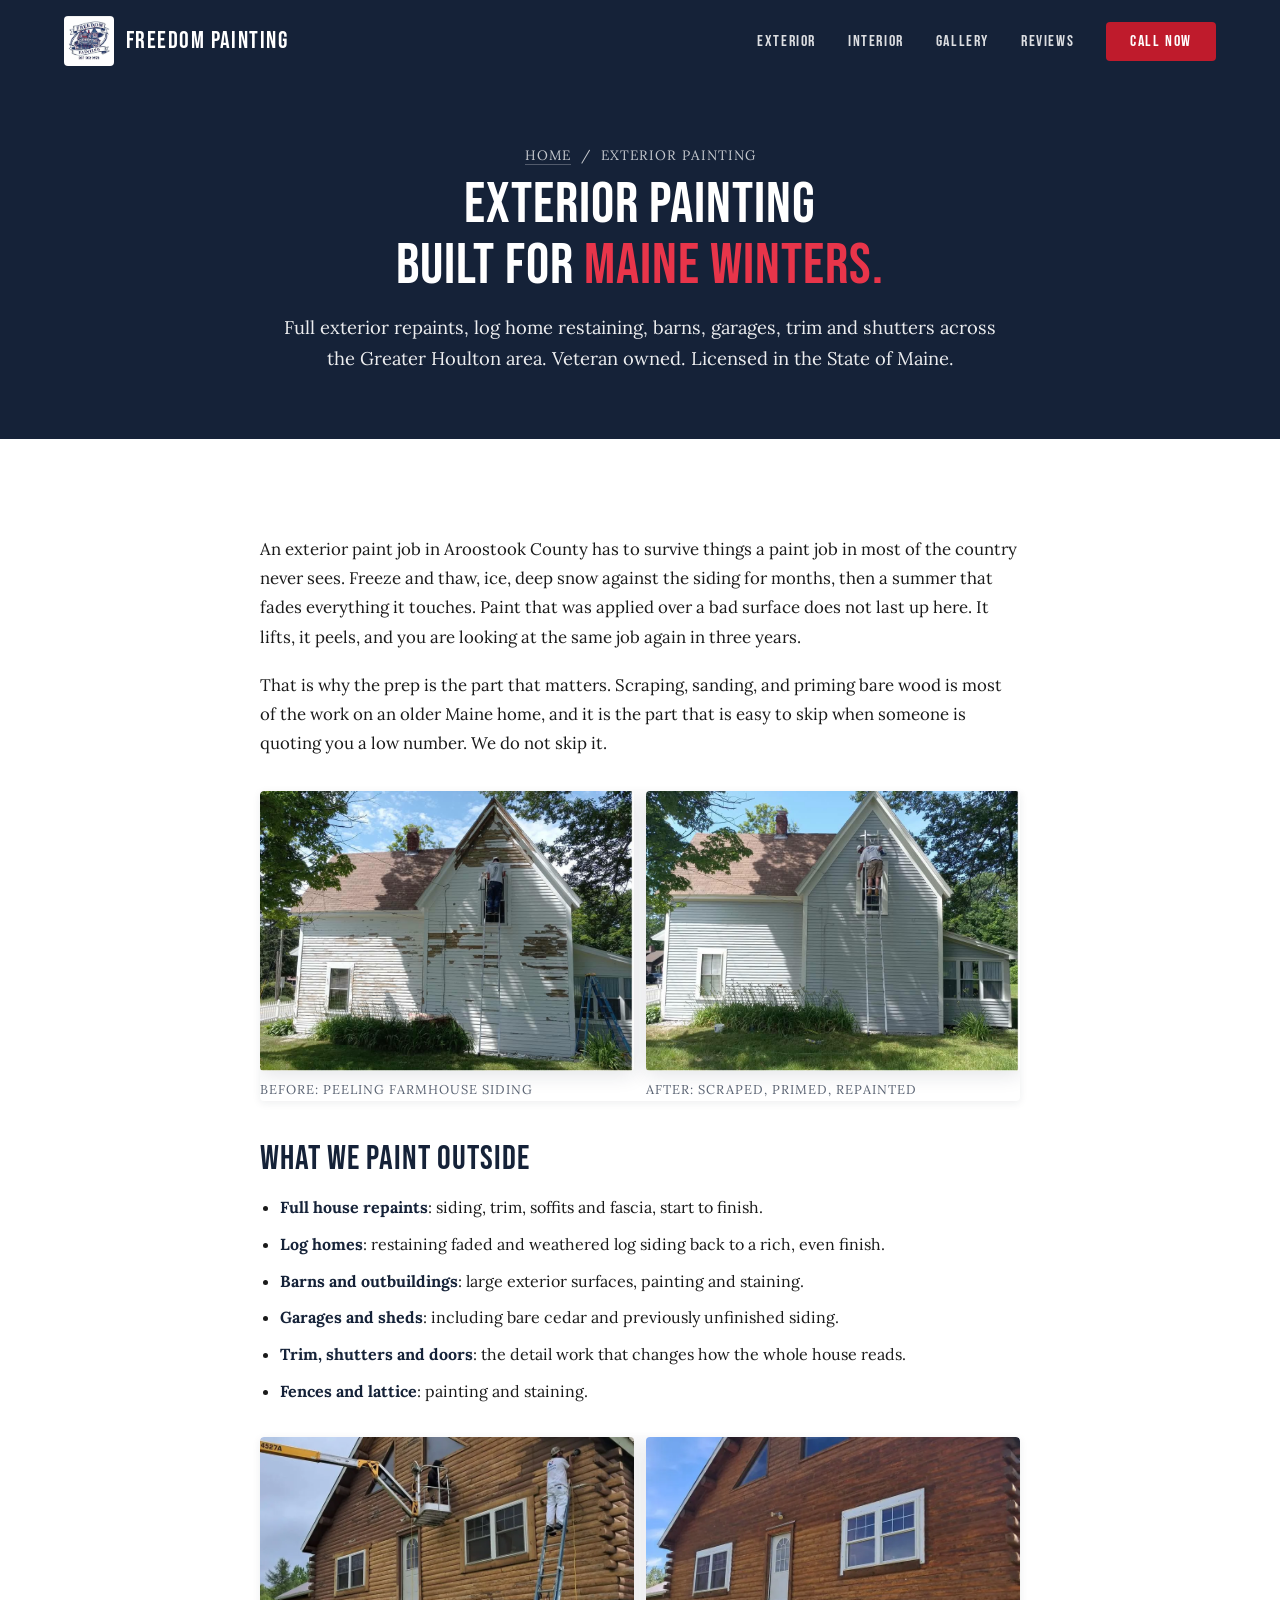
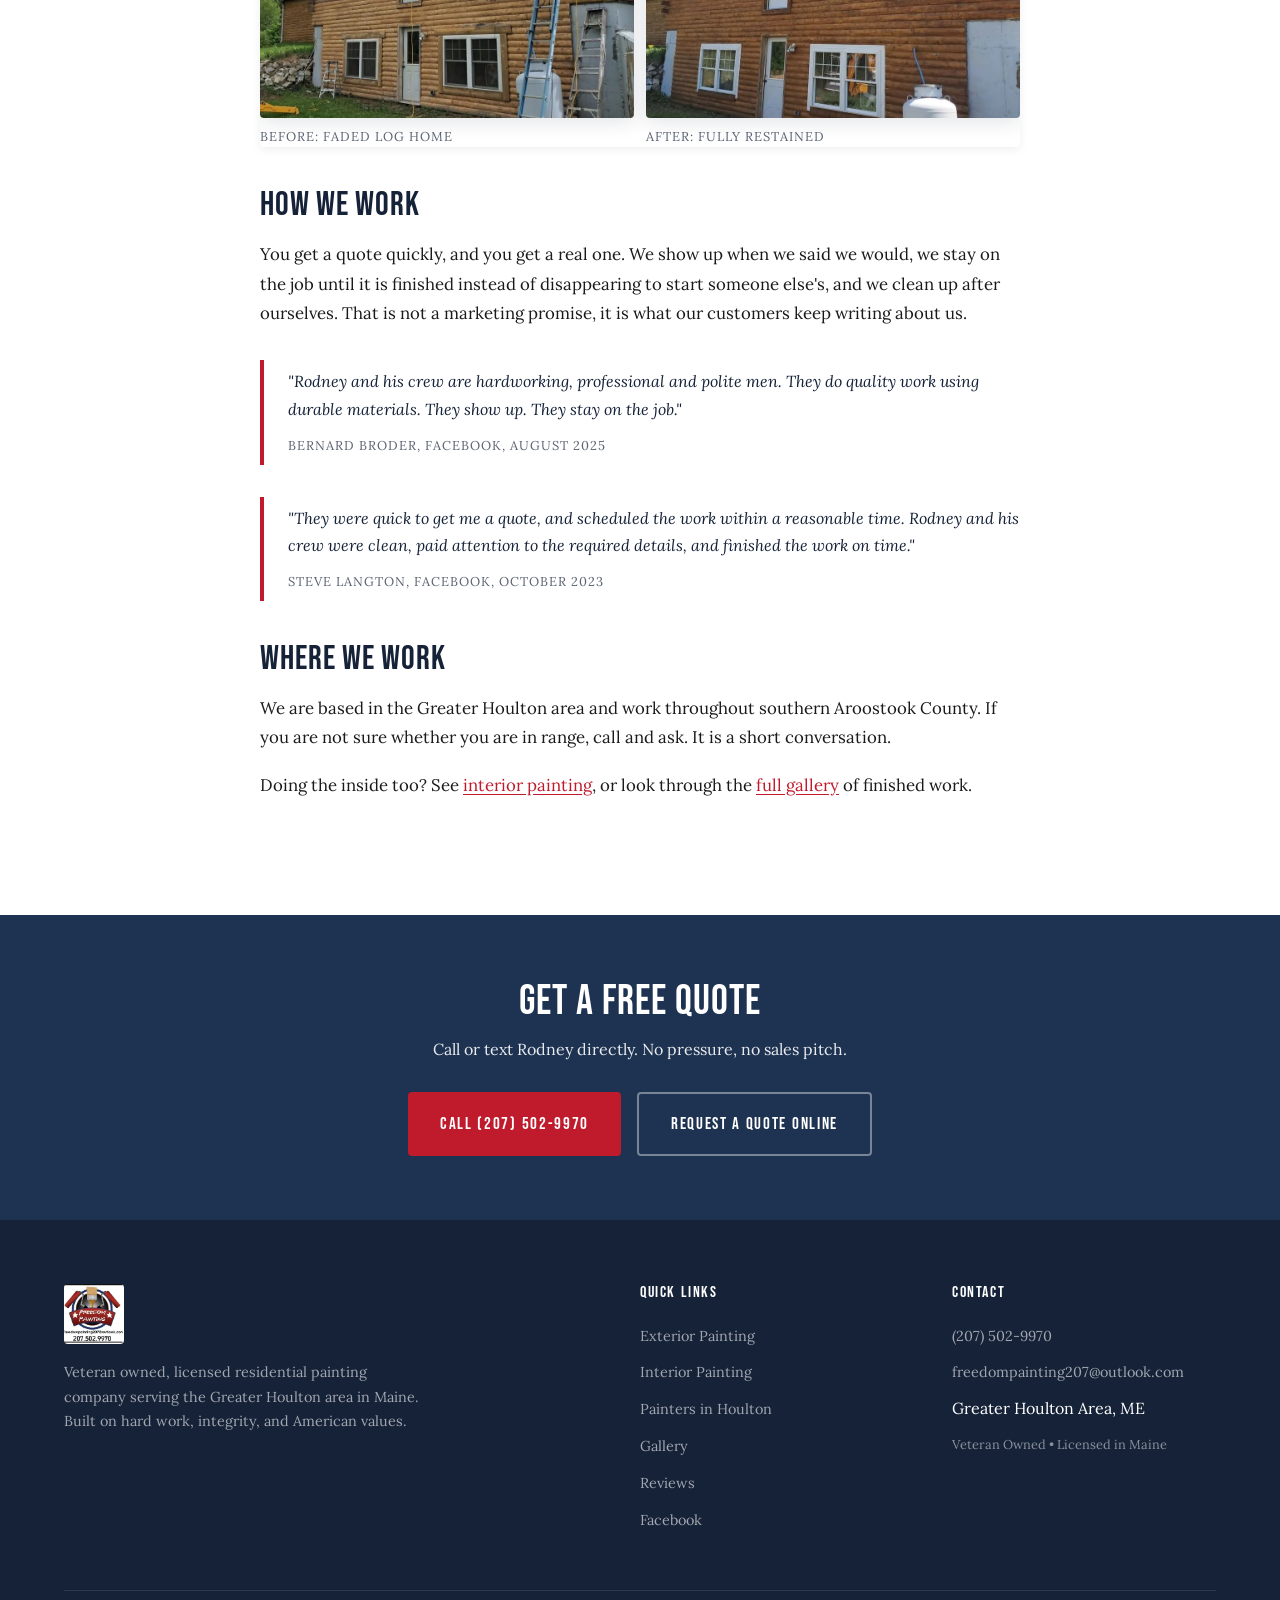
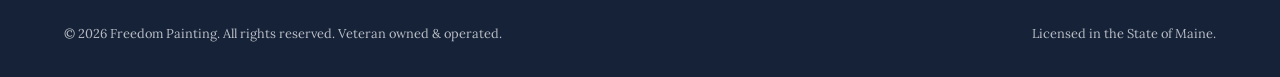
<file: exterior-painting/index.html>
<!DOCTYPE html>
<html lang="en">
<head>
    <meta charset="UTF-8">
    <meta name="viewport" content="width=device-width, initial-scale=1.0">
    <title>Exterior House Painting in Houlton, ME | Freedom Painting</title>
    <meta name="description" content="Exterior house painting and staining in the Greater Houlton area. Veteran owned, licensed in Maine. Full repaints, log homes, barns, trim and shutters. Call or text (207) 502-9970.">
    <link rel="canonical" href="https://freedompainting.us/exterior-painting/">
    <link rel="icon" type="image/png" sizes="32x32" href="/favicon-32x32.png">
    <link rel="icon" type="image/png" sizes="16x16" href="/favicon-16x16.png">
    <link rel="apple-touch-icon" sizes="180x180" href="/apple-touch-icon.png">
    <meta property="og:title" content="Exterior House Painting in Houlton, ME | Freedom Painting">
    <meta property="og:description" content="Exterior house painting and staining in the Greater Houlton area. Veteran owned, licensed in Maine. Call or text (207) 502-9970.">
    <meta property="og:image" content="https://freedompainting.us/images/b4k.jpg">
    <meta property="og:url" content="https://freedompainting.us/exterior-painting/">
    <meta property="og:type" content="website">
    <meta property="og:site_name" content="Freedom Painting">
    <meta name="twitter:card" content="summary_large_image">
    <meta name="twitter:title" content="Exterior House Painting in Houlton, ME | Freedom Painting">
    <meta name="twitter:description" content="Exterior house painting and staining in the Greater Houlton area. Veteran owned, licensed in Maine.">
    <meta name="twitter:image" content="https://freedompainting.us/images/b4k.jpg">
    <link rel="preload" as="font" type="font/woff2" href="/fonts/bebas-neue-latin.woff2" crossorigin>
    <link rel="preload" as="font" type="font/woff2" href="/fonts/lora-latin.woff2" crossorigin>
    <link rel="stylesheet" href="/css/site.css">

    <script type="application/ld+json">
    {
      "@context": "https://schema.org",
      "@type": "Service",
      "name": "Exterior House Painting",
      "serviceType": "Exterior House Painting",
      "url": "https://freedompainting.us/exterior-painting/",
      "description": "Exterior house painting and staining for residential properties in the Greater Houlton area of Aroostook County, Maine. Full repaints, log home restaining, barns, garages, trim and shutters.",
      "provider": {
        "@type": "HousePainter",
        "name": "Freedom Painting LLC",
        "alternateName": "Freedom Painting",
        "url": "https://freedompainting.us",
        "telephone": "+12075029970",
        "email": "freedompainting207@outlook.com",
        "image": "https://freedompainting.us/images/hero-barn-sign.jpg",
        "address": {
          "@type": "PostalAddress",
          "addressLocality": "Houlton",
          "addressRegion": "ME",
          "addressCountry": "US"
        },
        "sameAs": ["https://www.facebook.com/freedompainting207"]
      },
      "areaServed": {
        "@type": "GeoCircle",
        "geoMidpoint": { "@type": "GeoCoordinates", "latitude": 46.1261, "longitude": -67.8403 },
        "geoRadius": "50000"
      }
    }
    </script>
    <script type="application/ld+json">
    {
      "@context": "https://schema.org",
      "@type": "BreadcrumbList",
      "itemListElement": [
        { "@type": "ListItem", "position": 1, "name": "Home", "item": "https://freedompainting.us/" },
        { "@type": "ListItem", "position": 2, "name": "Exterior Painting", "item": "https://freedompainting.us/exterior-painting/" }
      ]
    }
    </script>
</head>
<body>

    <nav class="nav" id="nav">
        <div class="nav-inner">
            <a href="/" class="nav-logo">
                <picture><source type="image/webp" srcset="/images/Logo_2.webp"><img src="/images/Logo_2.jpg" alt="Freedom Painting Logo" width="532" height="532"></picture>
                <span class="nav-logo-text">FREEDOM PAINTING</span>
            </a>
            <ul class="nav-links" id="navLinks">
                <li><a href="/exterior-painting/">EXTERIOR</a></li>
                <li><a href="/interior-painting/">INTERIOR</a></li>
                <li><a href="/#gallery">GALLERY</a></li>
                <li><a href="/#testimonials">REVIEWS</a></li>
                <li><a href="tel:2075029970" class="nav-cta">CALL NOW</a></li>
            </ul>
            <button class="nav-hamburger" id="hamburger" aria-label="Toggle menu"><span></span><span></span><span></span></button>
        </div>
    </nav>

    <header class="page-hero">
        <div class="container">
            <div class="breadcrumb"><a href="/">Home</a> &nbsp;/&nbsp; Exterior Painting</div>
            <h1>EXTERIOR PAINTING<br>BUILT FOR <span class="accent">MAINE WINTERS.</span></h1>
            <p>Full exterior repaints, log home restaining, barns, garages, trim and shutters across the Greater Houlton area. Veteran owned. Licensed in the State of Maine.</p>
        </div>
    </header>

    <section class="section-padding">
        <div class="container">
            <div class="prose">

                <p>An exterior paint job in Aroostook County has to survive things a paint job in most of the country never sees. Freeze and thaw, ice, deep snow against the siding for months, then a summer that fades everything it touches. Paint that was applied over a bad surface does not last up here. It lifts, it peels, and you are looking at the same job again in three years.</p>

                <p>That is why the prep is the part that matters. Scraping, sanding, and priming bare wood is most of the work on an older Maine home, and it is the part that is easy to skip when someone is quoting you a low number. We do not skip it.</p>

                <div class="ba-pair">
                    <figure>
                        <img src="/images/b45.jpg" alt="Farmhouse exterior with peeling paint before scraping by Freedom Painting" loading="lazy" decoding="async" width="600" height="450">
                        <figcaption>Before: peeling farmhouse siding</figcaption>
                    </figure>
                    <figure>
                        <img src="/images/b46.jpg" alt="Farmhouse after scraping and full exterior repaint by Freedom Painting" loading="lazy" decoding="async" width="600" height="450">
                        <figcaption>After: scraped, primed, repainted</figcaption>
                    </figure>
                </div>

                <h2>WHAT WE PAINT OUTSIDE</h2>
                <ul>
                    <li><strong>Full house repaints</strong>: siding, trim, soffits and fascia, start to finish.</li>
                    <li><strong>Log homes</strong>: restaining faded and weathered log siding back to a rich, even finish.</li>
                    <li><strong>Barns and outbuildings</strong>: large exterior surfaces, painting and staining.</li>
                    <li><strong>Garages and sheds</strong>: including bare cedar and previously unfinished siding.</li>
                    <li><strong>Trim, shutters and doors</strong>: the detail work that changes how the whole house reads.</li>
                    <li><strong>Fences and lattice</strong>: painting and staining.</li>
                </ul>

                <div class="ba-pair">
                    <figure>
                        <picture><source type="image/webp" srcset="/images/before-2.webp"><img src="/images/before-2.jpg" alt="Faded log home mid-restain with the Freedom Painting crew on a lift" loading="lazy" decoding="async" width="600" height="450"></picture>
                        <figcaption>Before: faded log home</figcaption>
                    </figure>
                    <figure>
                        <picture><source type="image/webp" srcset="/images/after-2.webp"><img src="/images/after-2.jpg" alt="Log home fully restained to a rich brown by Freedom Painting" loading="lazy" decoding="async" width="600" height="450"></picture>
                        <figcaption>After: fully restained</figcaption>
                    </figure>
                </div>

                <h2>HOW WE WORK</h2>
                <p>You get a quote quickly, and you get a real one. We show up when we said we would, we stay on the job until it is finished instead of disappearing to start someone else's, and we clean up after ourselves. That is not a marketing promise, it is what our customers keep writing about us.</p>

                <blockquote class="pullquote">
                    "Rodney and his crew are hardworking, professional and polite men. They do quality work using durable materials. They show up. They stay on the job."
                    <cite>Bernard Broder, Facebook, August 2025</cite>
                </blockquote>

                <blockquote class="pullquote">
                    "They were quick to get me a quote, and scheduled the work within a reasonable time. Rodney and his crew were clean, paid attention to the required details, and finished the work on time."
                    <cite>Steve Langton, Facebook, October 2023</cite>
                </blockquote>

                <h2>WHERE WE WORK</h2>
                <p>We are based in the Greater Houlton area and work throughout southern Aroostook County. If you are not sure whether you are in range, call and ask. It is a short conversation.</p>

                <p>Doing the inside too? See <a href="/interior-painting/">interior painting</a>, or look through the <a href="/#gallery">full gallery</a> of finished work.</p>

            </div>
        </div>
    </section>

    <section class="cta-band">
        <div class="container">
            <h2>GET A FREE QUOTE</h2>
            <p>Call or text Rodney directly. No pressure, no sales pitch.</p>
            <div class="cta-actions">
                <a href="tel:2075029970" class="btn btn-primary">CALL (207) 502-9970</a>
                <a href="/#contact" class="btn btn-outline">REQUEST A QUOTE ONLINE</a>
            </div>
        </div>
    </section>

    <footer class="footer">
        <div class="container">
            <div class="footer-grid">
                <div class="footer-brand"><a href="/" class="nav-logo"><picture><source type="image/webp" srcset="/images/Logo.webp"><img src="/images/Logo.jpg" alt="Freedom Painting" width="700" height="700"></picture></a><p>Veteran owned, licensed residential painting company serving the Greater Houlton area in Maine. Built on hard work, integrity, and American values.</p></div>
                <div><h3>QUICK LINKS</h3><ul class="footer-links"><li><a href="/exterior-painting/">Exterior Painting</a></li><li><a href="/interior-painting/">Interior Painting</a></li><li><a href="/house-painter-houlton-me/">Painters in Houlton</a></li><li><a href="/#gallery">Gallery</a></li><li><a href="/#testimonials">Reviews</a></li><li><a href="https://www.facebook.com/freedompainting207" target="_blank" rel="noopener">Facebook</a></li></ul></div>
                <div><h3>CONTACT</h3><ul class="footer-links"><li><a href="tel:2075029970">(207) 502-9970</a></li><li><a href="mailto:freedompainting207@outlook.com">freedompainting207@outlook.com</a></li><li>Greater Houlton Area, ME</li><li class="footer-meta">Veteran Owned &bull; Licensed in Maine</li></ul></div>
            </div>
            <div class="footer-bottom"><span>&copy; 2026 Freedom Painting. All rights reserved. Veteran owned &amp; operated.</span><span>Licensed in the State of Maine.</span></div>
        </div>
    </footer>

    <script>
        const hamburger = document.getElementById('hamburger');
        const navLinks = document.getElementById('navLinks');
        hamburger?.addEventListener('click', () => navLinks.classList.toggle('mobile-open'));
        const nav = document.getElementById('nav');
        window.addEventListener('scroll', () => nav.classList.toggle('scrolled', window.scrollY > 50));
    </script>
</body>
</html>
</file>
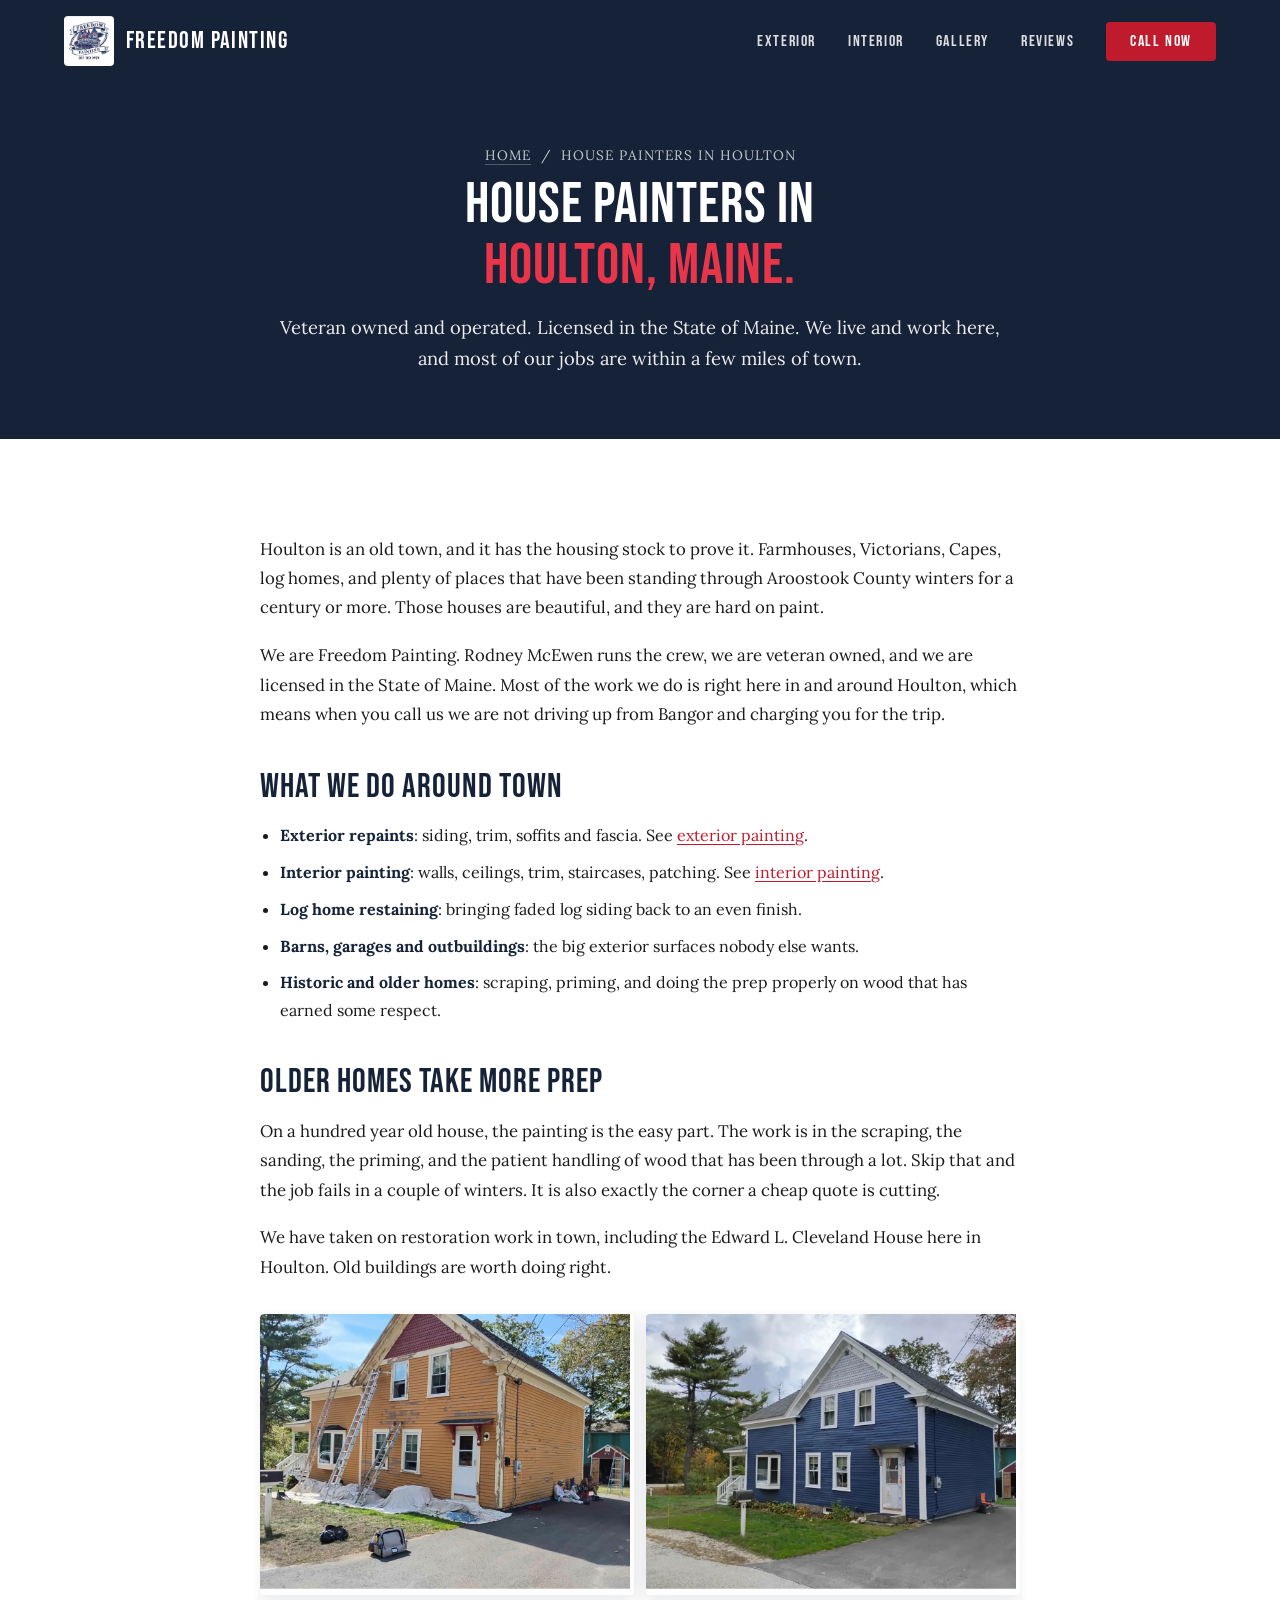
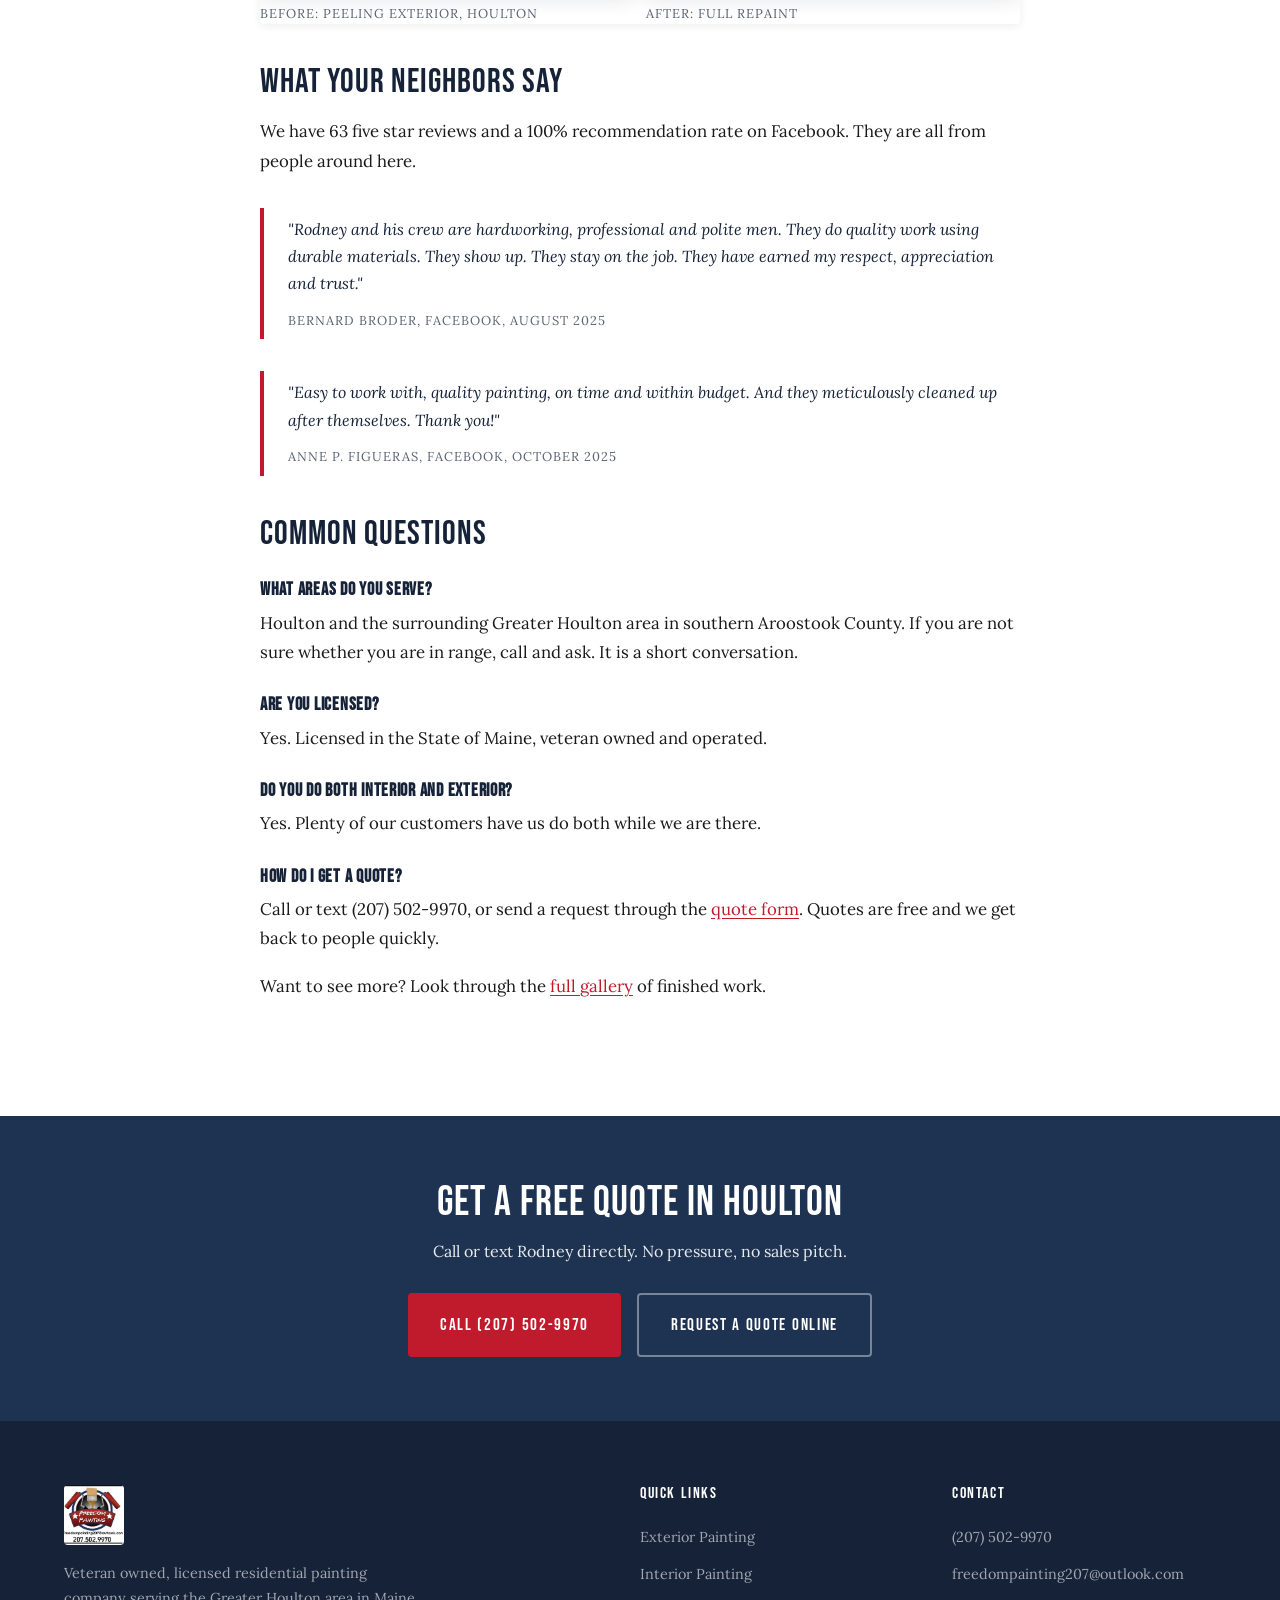
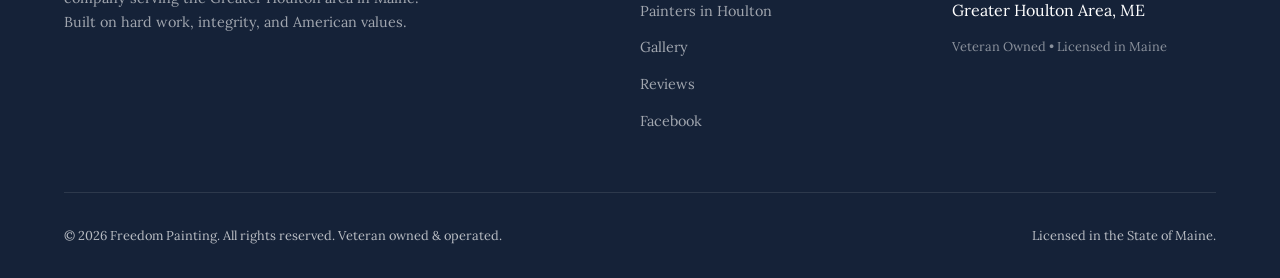
<file: house-painter-houlton-me/index.html>
<!DOCTYPE html>
<html lang="en">
<head>
    <meta charset="UTF-8">
    <meta name="viewport" content="width=device-width, initial-scale=1.0">
    <title>House Painters in Houlton, Maine | Freedom Painting</title>
    <meta name="description" content="Veteran owned house painters serving Houlton, Maine and southern Aroostook County. Interior and exterior painting, licensed in Maine. Call or text (207) 502-9970.">
    <link rel="canonical" href="https://freedompainting.us/house-painter-houlton-me/">
    <link rel="icon" type="image/png" sizes="32x32" href="/favicon-32x32.png">
    <link rel="icon" type="image/png" sizes="16x16" href="/favicon-16x16.png">
    <link rel="apple-touch-icon" sizes="180x180" href="/apple-touch-icon.png">
    <meta property="og:title" content="House Painters in Houlton, Maine | Freedom Painting">
    <meta property="og:description" content="Veteran owned house painters serving Houlton and southern Aroostook County. Interior and exterior painting, licensed in Maine.">
    <meta property="og:image" content="https://freedompainting.us/images/hero-barn-sign.jpg">
    <meta property="og:url" content="https://freedompainting.us/house-painter-houlton-me/">
    <meta property="og:type" content="website">
    <meta property="og:site_name" content="Freedom Painting">
    <meta name="twitter:card" content="summary_large_image">
    <meta name="twitter:title" content="House Painters in Houlton, Maine | Freedom Painting">
    <meta name="twitter:description" content="Veteran owned house painters serving Houlton and southern Aroostook County.">
    <meta name="twitter:image" content="https://freedompainting.us/images/hero-barn-sign.jpg">
    <link rel="preload" as="font" type="font/woff2" href="/fonts/bebas-neue-latin.woff2" crossorigin>
    <link rel="preload" as="font" type="font/woff2" href="/fonts/lora-latin.woff2" crossorigin>
    <link rel="stylesheet" href="/css/site.css">

    <script type="application/ld+json">
    {
      "@context": "https://schema.org",
      "@type": "HousePainter",
      "name": "Freedom Painting LLC",
      "alternateName": "Freedom Painting",
      "url": "https://freedompainting.us/house-painter-houlton-me/",
      "telephone": "+12075029970",
      "email": "freedompainting207@outlook.com",
      "image": "https://freedompainting.us/images/hero-barn-sign.jpg",
      "logo": "https://freedompainting.us/images/Logo_2.jpg",
      "description": "Veteran owned, licensed residential painting company serving Houlton, Maine and southern Aroostook County. Interior and exterior painting.",
      "priceRange": "$$",
      "address": {
        "@type": "PostalAddress",
        "addressLocality": "Houlton",
        "addressRegion": "ME",
        "addressCountry": "US"
      },
      "areaServed": {
        "@type": "City",
        "name": "Houlton",
        "containedInPlace": {
          "@type": "AdministrativeArea",
          "name": "Aroostook County, Maine"
        }
      },
      "sameAs": ["https://www.facebook.com/freedompainting207"]
    }
    </script>
    <script type="application/ld+json">
    {
      "@context": "https://schema.org",
      "@type": "BreadcrumbList",
      "itemListElement": [
        { "@type": "ListItem", "position": 1, "name": "Home", "item": "https://freedompainting.us/" },
        { "@type": "ListItem", "position": 2, "name": "House Painters in Houlton, ME", "item": "https://freedompainting.us/house-painter-houlton-me/" }
      ]
    }
    </script>
    <script type="application/ld+json">
    {
      "@context": "https://schema.org",
      "@type": "FAQPage",
      "mainEntity": [
        {
          "@type": "Question",
          "name": "What areas do you serve?",
          "acceptedAnswer": { "@type": "Answer", "text": "Freedom Painting serves Houlton and the surrounding Greater Houlton area in southern Aroostook County, Maine. If you are unsure whether you are within range, call or text (207) 502-9970 and ask." }
        },
        {
          "@type": "Question",
          "name": "Are you licensed?",
          "acceptedAnswer": { "@type": "Answer", "text": "Yes. Freedom Painting is licensed in the State of Maine and is veteran owned and operated." }
        },
        {
          "@type": "Question",
          "name": "Do you do both interior and exterior painting?",
          "acceptedAnswer": { "@type": "Answer", "text": "Yes. Freedom Painting handles full exterior repaints and staining as well as interior painting, including walls, ceilings, trim, staircases, and wall patching and repair." }
        },
        {
          "@type": "Question",
          "name": "How do I get a quote?",
          "acceptedAnswer": { "@type": "Answer", "text": "Call or text (207) 502-9970, or send a request through the quote form on the Freedom Painting website. Quotes are free." }
        }
      ]
    }
    </script>
</head>
<body>

    <nav class="nav" id="nav">
        <div class="nav-inner">
            <a href="/" class="nav-logo">
                <picture><source type="image/webp" srcset="/images/Logo_2.webp"><img src="/images/Logo_2.jpg" alt="Freedom Painting Logo" width="532" height="532"></picture>
                <span class="nav-logo-text">FREEDOM PAINTING</span>
            </a>
            <ul class="nav-links" id="navLinks">
                <li><a href="/exterior-painting/">EXTERIOR</a></li>
                <li><a href="/interior-painting/">INTERIOR</a></li>
                <li><a href="/#gallery">GALLERY</a></li>
                <li><a href="/#testimonials">REVIEWS</a></li>
                <li><a href="tel:2075029970" class="nav-cta">CALL NOW</a></li>
            </ul>
            <button class="nav-hamburger" id="hamburger" aria-label="Toggle menu"><span></span><span></span><span></span></button>
        </div>
    </nav>

    <header class="page-hero">
        <div class="container">
            <div class="breadcrumb"><a href="/">Home</a> &nbsp;/&nbsp; House Painters in Houlton</div>
            <h1>HOUSE PAINTERS IN<br><span class="accent">HOULTON, MAINE.</span></h1>
            <p>Veteran owned and operated. Licensed in the State of Maine. We live and work here, and most of our jobs are within a few miles of town.</p>
        </div>
    </header>

    <section class="section-padding">
        <div class="container">
            <div class="prose">

                <p>Houlton is an old town, and it has the housing stock to prove it. Farmhouses, Victorians, Capes, log homes, and plenty of places that have been standing through Aroostook County winters for a century or more. Those houses are beautiful, and they are hard on paint.</p>

                <p>We are Freedom Painting. Rodney McEwen runs the crew, we are veteran owned, and we are licensed in the State of Maine. Most of the work we do is right here in and around Houlton, which means when you call us we are not driving up from Bangor and charging you for the trip.</p>

                <h2>WHAT WE DO AROUND TOWN</h2>
                <ul>
                    <li><strong>Exterior repaints</strong>: siding, trim, soffits and fascia. See <a href="/exterior-painting/">exterior painting</a>.</li>
                    <li><strong>Interior painting</strong>: walls, ceilings, trim, staircases, patching. See <a href="/interior-painting/">interior painting</a>.</li>
                    <li><strong>Log home restaining</strong>: bringing faded log siding back to an even finish.</li>
                    <li><strong>Barns, garages and outbuildings</strong>: the big exterior surfaces nobody else wants.</li>
                    <li><strong>Historic and older homes</strong>: scraping, priming, and doing the prep properly on wood that has earned some respect.</li>
                </ul>

                <h2>OLDER HOMES TAKE MORE PREP</h2>
                <p>On a hundred year old house, the painting is the easy part. The work is in the scraping, the sanding, the priming, and the patient handling of wood that has been through a lot. Skip that and the job fails in a couple of winters. It is also exactly the corner a cheap quote is cutting.</p>

                <p>We have taken on restoration work in town, including the Edward L. Cleveland House here in Houlton. Old buildings are worth doing right.</p>

                <div class="ba-pair">
                    <figure>
                        <img src="/images/b4m.jpg" alt="House exterior with peeling paint before painting in Houlton, Maine" loading="lazy" decoding="async" width="600" height="450">
                        <figcaption>Before: peeling exterior, Houlton</figcaption>
                    </figure>
                    <figure>
                        <picture><source type="image/webp" srcset="/images/b4k.webp"><img src="/images/b4k.jpg" alt="House exterior after a full repaint by Freedom Painting in Houlton, Maine" loading="lazy" decoding="async" width="600" height="450"></picture>
                        <figcaption>After: full repaint</figcaption>
                    </figure>
                </div>

                <h2>WHAT YOUR NEIGHBORS SAY</h2>
                <p>We have 63 five star reviews and a 100% recommendation rate on Facebook. They are all from people around here.</p>

                <blockquote class="pullquote">
                    "Rodney and his crew are hardworking, professional and polite men. They do quality work using durable materials. They show up. They stay on the job. They have earned my respect, appreciation and trust."
                    <cite>Bernard Broder, Facebook, August 2025</cite>
                </blockquote>

                <blockquote class="pullquote">
                    "Easy to work with, quality painting, on time and within budget. And they meticulously cleaned up after themselves. Thank you!"
                    <cite>Anne P. Figueras, Facebook, October 2025</cite>
                </blockquote>

                <h2>COMMON QUESTIONS</h2>

                <h3>What areas do you serve?</h3>
                <p>Houlton and the surrounding Greater Houlton area in southern Aroostook County. If you are not sure whether you are in range, call and ask. It is a short conversation.</p>

                <h3>Are you licensed?</h3>
                <p>Yes. Licensed in the State of Maine, veteran owned and operated.</p>

                <h3>Do you do both interior and exterior?</h3>
                <p>Yes. Plenty of our customers have us do both while we are there.</p>

                <h3>How do I get a quote?</h3>
                <p>Call or text (207) 502-9970, or send a request through the <a href="/#contact">quote form</a>. Quotes are free and we get back to people quickly.</p>

                <p>Want to see more? Look through the <a href="/#gallery">full gallery</a> of finished work.</p>

            </div>
        </div>
    </section>

    <section class="cta-band">
        <div class="container">
            <h2>GET A FREE QUOTE IN HOULTON</h2>
            <p>Call or text Rodney directly. No pressure, no sales pitch.</p>
            <div class="cta-actions">
                <a href="tel:2075029970" class="btn btn-primary">CALL (207) 502-9970</a>
                <a href="/#contact" class="btn btn-outline">REQUEST A QUOTE ONLINE</a>
            </div>
        </div>
    </section>

    <footer class="footer">
        <div class="container">
            <div class="footer-grid">
                <div class="footer-brand"><a href="/" class="nav-logo"><picture><source type="image/webp" srcset="/images/Logo.webp"><img src="/images/Logo.jpg" alt="Freedom Painting" width="700" height="700"></picture></a><p>Veteran owned, licensed residential painting company serving the Greater Houlton area in Maine. Built on hard work, integrity, and American values.</p></div>
                <div><h3>QUICK LINKS</h3><ul class="footer-links"><li><a href="/exterior-painting/">Exterior Painting</a></li><li><a href="/interior-painting/">Interior Painting</a></li><li><a href="/house-painter-houlton-me/">Painters in Houlton</a></li><li><a href="/#gallery">Gallery</a></li><li><a href="/#testimonials">Reviews</a></li><li><a href="https://www.facebook.com/freedompainting207" target="_blank" rel="noopener">Facebook</a></li></ul></div>
                <div><h3>CONTACT</h3><ul class="footer-links"><li><a href="tel:2075029970">(207) 502-9970</a></li><li><a href="mailto:freedompainting207@outlook.com">freedompainting207@outlook.com</a></li><li>Greater Houlton Area, ME</li><li class="footer-meta">Veteran Owned &bull; Licensed in Maine</li></ul></div>
            </div>
            <div class="footer-bottom"><span>&copy; 2026 Freedom Painting. All rights reserved. Veteran owned &amp; operated.</span><span>Licensed in the State of Maine.</span></div>
        </div>
    </footer>

    <script>
        const hamburger = document.getElementById('hamburger');
        const navLinks = document.getElementById('navLinks');
        hamburger?.addEventListener('click', () => navLinks.classList.toggle('mobile-open'));
        const nav = document.getElementById('nav');
        window.addEventListener('scroll', () => nav.classList.toggle('scrolled', window.scrollY > 50));
    </script>
</body>
</html>
</file>
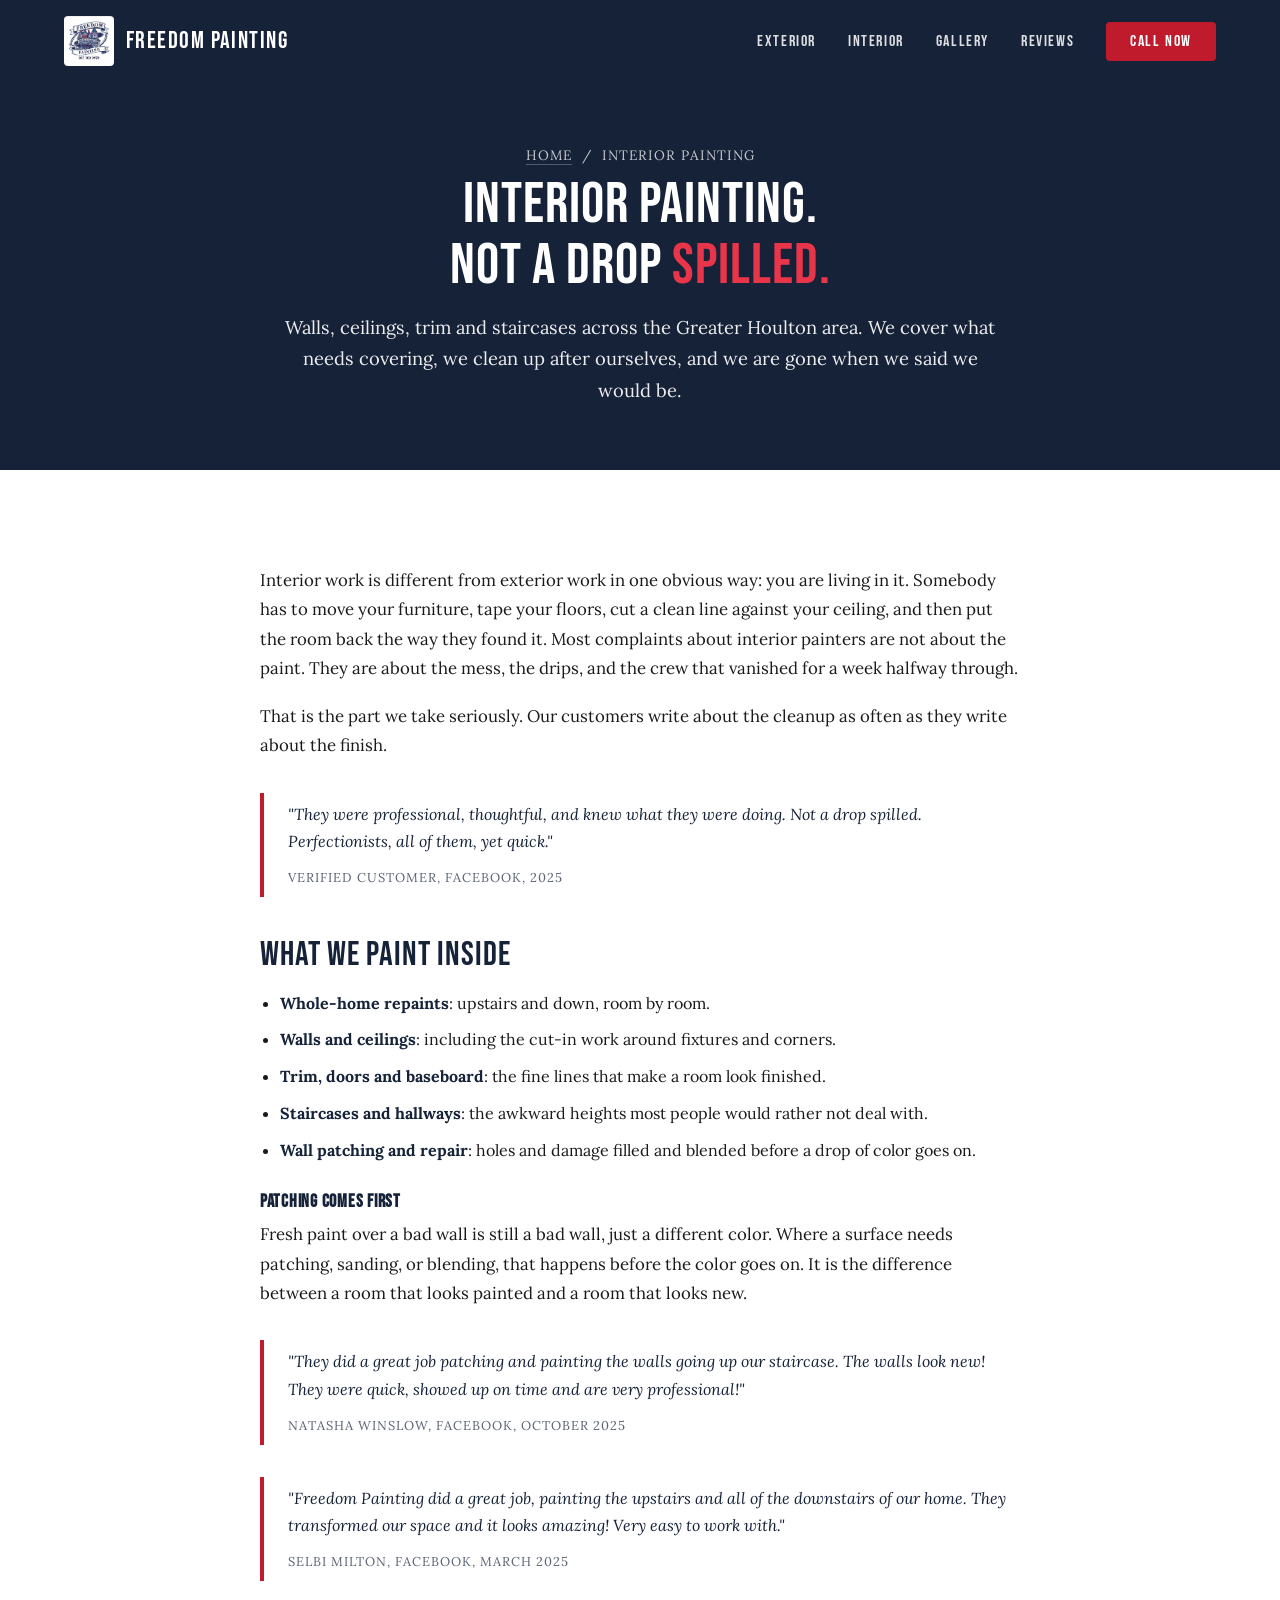
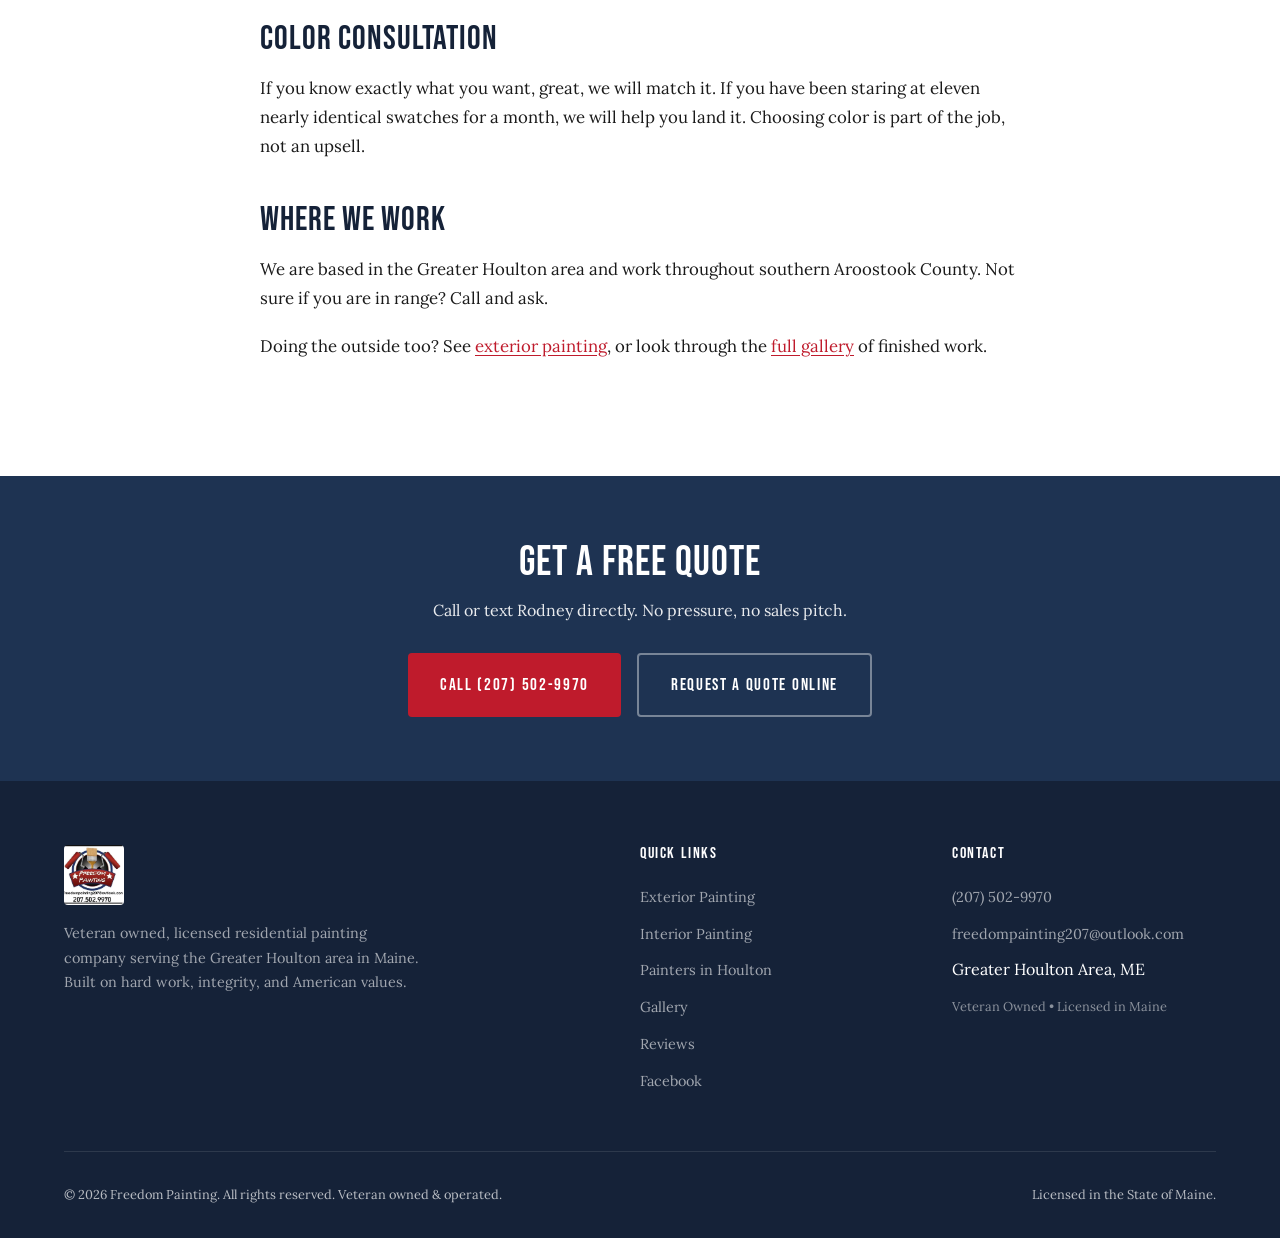
<file: interior-painting/index.html>
<!DOCTYPE html>
<html lang="en">
<head>
    <meta charset="UTF-8">
    <meta name="viewport" content="width=device-width, initial-scale=1.0">
    <title>Interior House Painting in Houlton, ME | Freedom Painting</title>
    <meta name="description" content="Interior house painting in the Greater Houlton area. Walls, ceilings, trim, staircases, wall patching and repair. Veteran owned, licensed in Maine. Call or text (207) 502-9970.">
    <link rel="canonical" href="https://freedompainting.us/interior-painting/">
    <link rel="icon" type="image/png" sizes="32x32" href="/favicon-32x32.png">
    <link rel="icon" type="image/png" sizes="16x16" href="/favicon-16x16.png">
    <link rel="apple-touch-icon" sizes="180x180" href="/apple-touch-icon.png">
    <meta property="og:title" content="Interior House Painting in Houlton, ME | Freedom Painting">
    <meta property="og:description" content="Interior house painting in the Greater Houlton area. Walls, ceilings, trim and staircases. Veteran owned, licensed in Maine. Call or text (207) 502-9970.">
    <meta property="og:image" content="https://freedompainting.us/images/p25.jpg">
    <meta property="og:url" content="https://freedompainting.us/interior-painting/">
    <meta property="og:type" content="website">
    <meta property="og:site_name" content="Freedom Painting">
    <meta name="twitter:card" content="summary_large_image">
    <meta name="twitter:title" content="Interior House Painting in Houlton, ME | Freedom Painting">
    <meta name="twitter:description" content="Interior house painting in the Greater Houlton area. Veteran owned, licensed in Maine.">
    <meta name="twitter:image" content="https://freedompainting.us/images/p25.jpg">
    <link rel="preload" as="font" type="font/woff2" href="/fonts/bebas-neue-latin.woff2" crossorigin>
    <link rel="preload" as="font" type="font/woff2" href="/fonts/lora-latin.woff2" crossorigin>
    <link rel="stylesheet" href="/css/site.css">

    <script type="application/ld+json">
    {
      "@context": "https://schema.org",
      "@type": "Service",
      "name": "Interior House Painting",
      "serviceType": "Interior House Painting",
      "url": "https://freedompainting.us/interior-painting/",
      "description": "Interior house painting for residential properties in the Greater Houlton area of Aroostook County, Maine. Walls, ceilings, trim, staircases, and wall patching and repair.",
      "provider": {
        "@type": "HousePainter",
        "name": "Freedom Painting LLC",
        "alternateName": "Freedom Painting",
        "url": "https://freedompainting.us",
        "telephone": "+12075029970",
        "email": "freedompainting207@outlook.com",
        "image": "https://freedompainting.us/images/hero-barn-sign.jpg",
        "address": {
          "@type": "PostalAddress",
          "addressLocality": "Houlton",
          "addressRegion": "ME",
          "addressCountry": "US"
        },
        "sameAs": ["https://www.facebook.com/freedompainting207"]
      },
      "areaServed": {
        "@type": "GeoCircle",
        "geoMidpoint": { "@type": "GeoCoordinates", "latitude": 46.1261, "longitude": -67.8403 },
        "geoRadius": "50000"
      }
    }
    </script>
    <script type="application/ld+json">
    {
      "@context": "https://schema.org",
      "@type": "BreadcrumbList",
      "itemListElement": [
        { "@type": "ListItem", "position": 1, "name": "Home", "item": "https://freedompainting.us/" },
        { "@type": "ListItem", "position": 2, "name": "Interior Painting", "item": "https://freedompainting.us/interior-painting/" }
      ]
    }
    </script>
</head>
<body>

    <nav class="nav" id="nav">
        <div class="nav-inner">
            <a href="/" class="nav-logo">
                <picture><source type="image/webp" srcset="/images/Logo_2.webp"><img src="/images/Logo_2.jpg" alt="Freedom Painting Logo" width="532" height="532"></picture>
                <span class="nav-logo-text">FREEDOM PAINTING</span>
            </a>
            <ul class="nav-links" id="navLinks">
                <li><a href="/exterior-painting/">EXTERIOR</a></li>
                <li><a href="/interior-painting/">INTERIOR</a></li>
                <li><a href="/#gallery">GALLERY</a></li>
                <li><a href="/#testimonials">REVIEWS</a></li>
                <li><a href="tel:2075029970" class="nav-cta">CALL NOW</a></li>
            </ul>
            <button class="nav-hamburger" id="hamburger" aria-label="Toggle menu"><span></span><span></span><span></span></button>
        </div>
    </nav>

    <header class="page-hero">
        <div class="container">
            <div class="breadcrumb"><a href="/">Home</a> &nbsp;/&nbsp; Interior Painting</div>
            <h1>INTERIOR PAINTING.<br>NOT A DROP <span class="accent">SPILLED.</span></h1>
            <p>Walls, ceilings, trim and staircases across the Greater Houlton area. We cover what needs covering, we clean up after ourselves, and we are gone when we said we would be.</p>
        </div>
    </header>

    <section class="section-padding">
        <div class="container">
            <div class="prose">

                <p>Interior work is different from exterior work in one obvious way: you are living in it. Somebody has to move your furniture, tape your floors, cut a clean line against your ceiling, and then put the room back the way they found it. Most complaints about interior painters are not about the paint. They are about the mess, the drips, and the crew that vanished for a week halfway through.</p>

                <p>That is the part we take seriously. Our customers write about the cleanup as often as they write about the finish.</p>

                <blockquote class="pullquote">
                    "They were professional, thoughtful, and knew what they were doing. Not a drop spilled. Perfectionists, all of them, yet quick."
                    <cite>Verified customer, Facebook, 2025</cite>
                </blockquote>

                <h2>WHAT WE PAINT INSIDE</h2>
                <ul>
                    <li><strong>Whole-home repaints</strong>: upstairs and down, room by room.</li>
                    <li><strong>Walls and ceilings</strong>: including the cut-in work around fixtures and corners.</li>
                    <li><strong>Trim, doors and baseboard</strong>: the fine lines that make a room look finished.</li>
                    <li><strong>Staircases and hallways</strong>: the awkward heights most people would rather not deal with.</li>
                    <li><strong>Wall patching and repair</strong>: holes and damage filled and blended before a drop of color goes on.</li>
                </ul>

                <h3>Patching comes first</h3>
                <p>Fresh paint over a bad wall is still a bad wall, just a different color. Where a surface needs patching, sanding, or blending, that happens before the color goes on. It is the difference between a room that looks painted and a room that looks new.</p>

                <blockquote class="pullquote">
                    "They did a great job patching and painting the walls going up our staircase. The walls look new! They were quick, showed up on time and are very professional!"
                    <cite>Natasha Winslow, Facebook, October 2025</cite>
                </blockquote>

                <blockquote class="pullquote">
                    "Freedom Painting did a great job, painting the upstairs and all of the downstairs of our home. They transformed our space and it looks amazing! Very easy to work with."
                    <cite>Selbi Milton, Facebook, March 2025</cite>
                </blockquote>

                <h2>COLOR CONSULTATION</h2>
                <p>If you know exactly what you want, great, we will match it. If you have been staring at eleven nearly identical swatches for a month, we will help you land it. Choosing color is part of the job, not an upsell.</p>

                <h2>WHERE WE WORK</h2>
                <p>We are based in the Greater Houlton area and work throughout southern Aroostook County. Not sure if you are in range? Call and ask.</p>

                <p>Doing the outside too? See <a href="/exterior-painting/">exterior painting</a>, or look through the <a href="/#gallery">full gallery</a> of finished work.</p>

            </div>
        </div>
    </section>

    <section class="cta-band">
        <div class="container">
            <h2>GET A FREE QUOTE</h2>
            <p>Call or text Rodney directly. No pressure, no sales pitch.</p>
            <div class="cta-actions">
                <a href="tel:2075029970" class="btn btn-primary">CALL (207) 502-9970</a>
                <a href="/#contact" class="btn btn-outline">REQUEST A QUOTE ONLINE</a>
            </div>
        </div>
    </section>

    <footer class="footer">
        <div class="container">
            <div class="footer-grid">
                <div class="footer-brand"><a href="/" class="nav-logo"><picture><source type="image/webp" srcset="/images/Logo.webp"><img src="/images/Logo.jpg" alt="Freedom Painting" width="700" height="700"></picture></a><p>Veteran owned, licensed residential painting company serving the Greater Houlton area in Maine. Built on hard work, integrity, and American values.</p></div>
                <div><h3>QUICK LINKS</h3><ul class="footer-links"><li><a href="/exterior-painting/">Exterior Painting</a></li><li><a href="/interior-painting/">Interior Painting</a></li><li><a href="/house-painter-houlton-me/">Painters in Houlton</a></li><li><a href="/#gallery">Gallery</a></li><li><a href="/#testimonials">Reviews</a></li><li><a href="https://www.facebook.com/freedompainting207" target="_blank" rel="noopener">Facebook</a></li></ul></div>
                <div><h3>CONTACT</h3><ul class="footer-links"><li><a href="tel:2075029970">(207) 502-9970</a></li><li><a href="mailto:freedompainting207@outlook.com">freedompainting207@outlook.com</a></li><li>Greater Houlton Area, ME</li><li class="footer-meta">Veteran Owned &bull; Licensed in Maine</li></ul></div>
            </div>
            <div class="footer-bottom"><span>&copy; 2026 Freedom Painting. All rights reserved. Veteran owned &amp; operated.</span><span>Licensed in the State of Maine.</span></div>
        </div>
    </footer>

    <script>
        const hamburger = document.getElementById('hamburger');
        const navLinks = document.getElementById('navLinks');
        hamburger?.addEventListener('click', () => navLinks.classList.toggle('mobile-open'));
        const nav = document.getElementById('nav');
        window.addEventListener('scroll', () => nav.classList.toggle('scrolled', window.scrollY > 50));
    </script>
</body>
</html>
</file>
<file: css/site.css>
@font-face { font-family: 'Bebas Neue'; font-style: normal; font-weight: 400; font-display: swap; src: url('/fonts/bebas-neue-latin.woff2') format('woff2'); }
@font-face { font-family: 'Lora'; font-style: normal; font-weight: 400 700; font-display: swap; src: url('/fonts/lora-latin.woff2') format('woff2'); }
@font-face { font-family: 'Lora'; font-style: italic; font-weight: 400; font-display: swap; src: url('/fonts/lora-italic-latin.woff2') format('woff2'); }
        :root {
            --navy: #152238;
            --navy-light: #1E3352;
            --red: #BF1B2C;
            --red-dark: #991624;
            --red-light: #E8354A;
            --white: #FFFFFF;
            --cream: #F7F4EF;
            --cream-dark: #EDE8DF;
            --blue-tint: #E3EAF3;
            --text-dark: #1A1A1A;
            --text-mid: #4A4A4A;
            --text-light: #7A7A7A;
            --gold: #C9A84C;
            --shadow-sm: 0 2px 8px rgba(21, 34, 56, 0.08);
            --shadow-md: 0 4px 20px rgba(21, 34, 56, 0.12);
            --shadow-lg: 0 8px 40px rgba(21, 34, 56, 0.18);
            --radius: 4px;
            --font-display: 'Bebas Neue', sans-serif;
            --font-body: 'Lora', Georgia, serif;
            --transition: 0.3s cubic-bezier(0.4, 0, 0.2, 1);
        }
        *, *::before, *::after { box-sizing: border-box; margin: 0; padding: 0; }
        html { scroll-behavior: smooth; font-size: 16px; }
        body { font-family: var(--font-body); color: var(--text-dark); background: var(--white); line-height: 1.7; overflow-x: hidden; -webkit-font-smoothing: antialiased; }
        img { max-width: 100%; height: auto; display: block; }
        a { color: inherit; text-decoration: none; }
        button { cursor: pointer; font-family: inherit; }
        h1, h2, h3, h4 { font-family: var(--font-display); font-weight: 400; letter-spacing: 0.04em; line-height: 1.1; }
        .section-label { font-family: var(--font-display); font-size: 0.875rem; letter-spacing: 0.2em; text-transform: uppercase; color: var(--red); margin-bottom: 0.5rem; display: block; }
        .section-title { font-size: clamp(2.5rem, 5vw, 4rem); color: var(--navy); margin-bottom: 1rem; text-wrap: balance; }
        .section-subtitle { font-size: 1.1rem; color: var(--text-mid); max-width: 600px; line-height: 1.8; }
        .container { max-width: 1200px; margin: 0 auto; padding: 0 1.5rem; }
        .section-padding { padding: 6rem 0; }
        .star-divider { display: flex; align-items: center; justify-content: center; gap: 1rem; margin: 1.5rem 0; }
        .star-divider::before, .star-divider::after { content: ''; width: 60px; height: 2px; background: var(--red); }
        .star-divider span { color: var(--red); font-size: 1.2rem; }

        /* NAV */
        .nav { position: fixed; top: 0; left: 0; width: 100%; z-index: 900; background: transparent; transition: var(--transition); }
        .nav.scrolled { background: var(--navy); box-shadow: var(--shadow-md); }
        .nav-inner { display: flex; align-items: center; justify-content: space-between; padding: 1rem 1.5rem; max-width: 1200px; margin: 0 auto; }
        .nav-logo { display: flex; align-items: center; gap: 0.75rem; }
        .nav-logo img { height: 50px; width: auto; border-radius: 4px; }
        .nav-logo-text { font-family: var(--font-display); font-size: 1.5rem; color: var(--white); letter-spacing: 0.06em; }
        .nav-links { display: flex; align-items: center; gap: 2rem; list-style: none; }
        .nav-links a { font-family: var(--font-display); font-size: 1rem; letter-spacing: 0.1em; color: var(--white); opacity: 0.85; transition: var(--transition); position: relative; }
        .nav-links a:hover { opacity: 1; }
        .nav-links a::after { content: ''; position: absolute; bottom: -4px; left: 0; width: 0; height: 2px; background: var(--red); transition: var(--transition); }
        .nav-links a:hover::after { width: 100%; }
        .nav-cta { background: var(--red) !important; color: var(--white) !important; padding: 0.6rem 1.5rem !important; border-radius: var(--radius); opacity: 1 !important; }
        .nav-cta:hover { background: var(--red-dark) !important; }
        .nav-cta::after { display: none !important; }
        .nav-hamburger { display: none; flex-direction: column; gap: 5px; background: none; border: none; padding: 5px; }
        .nav-hamburger span { width: 28px; height: 2px; background: var(--white); transition: var(--transition); }

        /* HERO */
        .hero { position: relative; min-height: 100vh; display: flex; align-items: center; overflow: hidden; }
        .hero-bg { position: absolute; inset: 0; }
        .hero-bg img { position: absolute; inset: 0; width: 100%; height: 100%; object-fit: cover; object-position: center; }
        picture { display: contents; } picture > source { display: none; }
        .hero-bg::after { content: ''; position: absolute; inset: 0; background: linear-gradient(135deg, rgba(21,34,56,0.92) 0%, rgba(21,34,56,0.7) 40%, rgba(21,34,56,0.4) 100%); }
        .hero-content { position: relative; z-index: 2; max-width: 700px; padding: 8rem 1.5rem 4rem; }
        .hero-badge { display: inline-flex; align-items: center; gap: 0.5rem; background: rgba(191,27,44,0.15); border: 1px solid rgba(191,27,44,0.3); color: var(--white); padding: 0.5rem 1rem; border-radius: 2px; font-family: var(--font-display); font-size: 0.8rem; letter-spacing: 0.15em; margin-bottom: 1.5rem; animation: fadeInUp 0.8s ease both; }
        .hero-badge::before { content: '\2605'; color: var(--red-light); }
        .hero h1 { font-size: clamp(3rem, 7vw, 5.5rem); color: var(--white); line-height: 0.95; margin-bottom: 1.5rem; text-wrap: balance; animation: fadeInUp 0.8s ease 0.15s both; }
        .hero h1 .accent { color: var(--red-light); }
        .hero-description { font-size: 1.15rem; color: rgba(255,255,255,0.8); line-height: 1.8; margin-bottom: 2.5rem; max-width: 520px; animation: fadeInUp 0.8s ease 0.3s both; }
        .hero-actions { display: flex; gap: 1rem; flex-wrap: wrap; animation: fadeInUp 0.8s ease 0.45s both; }
        .btn { display: inline-flex; align-items: center; gap: 0.5rem; font-family: var(--font-display); font-size: 1.05rem; letter-spacing: 0.1em; padding: 1rem 2rem; border: none; border-radius: var(--radius); transition: var(--transition); text-align: center; }
        .btn-primary { background: var(--red); color: var(--white); }
        .btn-primary:hover { background: var(--red-dark); transform: translateY(-2px); box-shadow: var(--shadow-md); }
        .btn-outline { background: transparent; color: var(--white); border: 2px solid rgba(255,255,255,0.4); }
        .btn-outline:hover { border-color: var(--white); background: rgba(255,255,255,0.08); }
        .btn-facebook { background: #1462C5; color: var(--white); }
        .btn-facebook:hover { background: #114F9E; transform: translateY(-2px); }
        .hero-scroll { position: absolute; bottom: 2rem; left: 50%; transform: translateX(-50%); z-index: 2; display: flex; flex-direction: column; align-items: center; gap: 0.5rem; color: rgba(255,255,255,0.5); font-family: var(--font-display); font-size: 0.7rem; letter-spacing: 0.15em; animation: float 2s ease-in-out infinite; }
        .hero-scroll-line { width: 1px; height: 40px; background: linear-gradient(to bottom, rgba(255,255,255,0.5), transparent); }

        /* TRUST BANNER */
        .trust-banner { background: var(--navy); padding: 3rem 0; text-align: center; }
        .trust-items { display: flex; justify-content: center; gap: 3rem; flex-wrap: wrap; }
        .trust-item { display: flex; align-items: center; gap: 0.75rem; color: var(--white); }
        .trust-icon { font-size: 1.8rem; }
        .trust-flag { display: block; width: 2.1rem; height: 1.4rem; border-radius: 2px; box-shadow: 0 0 0 1px rgba(255,255,255,0.25); }
        .trust-text { font-family: var(--font-display); font-size: 1.1rem; letter-spacing: 0.08em; text-align: left; }
        .trust-text small { display: block; font-family: var(--font-body); font-size: 0.75rem; color: rgba(255,255,255,0.72); letter-spacing: 0.02em; }

        /* SERVICES */
        .services { background: var(--cream); }
        .services-header { text-align: center; margin-bottom: 4rem; }
        .services-header .section-subtitle { margin: 0 auto; }
        .services-grid { display: grid; grid-template-columns: repeat(auto-fit, minmax(280px, 1fr)); gap: 1.5rem; }
        .service-card { background: var(--white); border-radius: var(--radius); box-shadow: var(--shadow-sm); transition: var(--transition); position: relative; overflow: hidden; display: flex; flex-direction: column; }
        .service-card:hover { transform: translateY(-4px); box-shadow: var(--shadow-md); }
        .service-photo { aspect-ratio: 4/3; overflow: hidden; position: relative; }
        .service-photo img { width: 100%; height: 100%; object-fit: cover; transition: transform 0.6s cubic-bezier(0.4, 0, 0.2, 1); }
        .service-card:hover .service-photo img { transform: scale(1.05); }
        .service-body { padding: 1.75rem 2rem 2rem; }
        .service-card h3 { font-size: 1.5rem; color: var(--navy); margin-bottom: 0.75rem; }
        .service-card p { color: var(--text-mid); font-size: 0.95rem; line-height: 1.7; }

        /* GALLERY */
        .gallery-header { text-align: center; margin-bottom: 3rem; }
        .gallery-header .section-subtitle { margin: 0 auto; }
        .gallery-tabs { display: flex; justify-content: center; gap: 0.75rem; margin-bottom: 2.5rem; flex-wrap: wrap; }
        .gallery-tab { font-family: var(--font-display); font-size: 0.9rem; letter-spacing: 0.1em; padding: 0.5rem 1.25rem; background: transparent; border: 1px solid var(--cream-dark); border-radius: 2px; color: var(--text-mid); transition: var(--transition); }
        .gallery-tab.active, .gallery-tab:hover { background: var(--navy); border-color: var(--navy); color: var(--white); }
        .gallery-section { display: none; }
        .gallery-section.active { display: block; }

        /* Before & After */
        .ba-grid { display: grid; grid-template-columns: repeat(auto-fit, minmax(320px, 1fr)); gap: 2rem; }
        .ba-pair { border-radius: var(--radius); overflow: hidden; box-shadow: var(--shadow-sm); background: var(--white); }
        .ba-images { display: grid; grid-template-columns: 1fr 1fr; }
        .ba-side { position: relative; overflow: hidden; aspect-ratio: 4/3; }
        .ba-images img { width: 100%; height: 100%; object-fit: cover; }
        .ba-label { position: absolute; bottom: 0; left: 0; right: 0; padding: 0.4rem 0.75rem; font-family: var(--font-display); font-size: 0.7rem; letter-spacing: 0.12em; text-align: center; color: var(--white); }
        .ba-label.before { background: rgba(0,0,0,0.6); }
        .ba-label.after { background: rgba(191,27,44,0.85); }
        .ba-caption { padding: 0.75rem 1rem; font-family: var(--font-display); font-size: 0.85rem; letter-spacing: 0.06em; color: var(--navy); text-align: center; }

        /* Projects grid */
        .projects-grid { display: grid; grid-template-columns: repeat(4, 1fr); gap: 0.75rem; }
        .project-item { position: relative; overflow: hidden; border-radius: var(--radius); cursor: pointer; aspect-ratio: 1; }
        .project-item.wide { grid-column: span 2; aspect-ratio: 2/1; }
        .project-item img { width: 100%; height: 100%; object-fit: cover; transition: transform 0.6s cubic-bezier(0.4, 0, 0.2, 1); }
        .project-item::after { content: ''; position: absolute; inset: 0; background: rgba(21,34,56,0.18); opacity: 0; transition: var(--transition); }
        .project-item:hover img { transform: scale(1.06); }
        .project-item:hover::after { opacity: 1; }
        .project-item:focus-visible { outline: 3px solid var(--red); outline-offset: 3px; }

        /* Lightbox */
        .lightbox { position: fixed; inset: 0; z-index: 2000; background: rgba(0,0,0,0.92); display: none; align-items: center; justify-content: center; padding: 2rem; }
        .lightbox.active { display: flex; }
        .lightbox img { max-width: 90vw; max-height: 85vh; object-fit: contain; border-radius: var(--radius); }
        .lightbox-close { position: absolute; top: 1.5rem; right: 1.5rem; background: none; border: none; color: var(--white); font-size: 2rem; opacity: 0.7; transition: var(--transition); }
        .lightbox-close:hover { opacity: 1; }
        .lightbox-nav { position: absolute; top: 50%; transform: translateY(-50%); background: rgba(255,255,255,0.1); border: none; color: var(--white); font-size: 1.5rem; padding: 1rem; border-radius: 50%; transition: var(--transition); }
        .lightbox-nav:hover { background: rgba(255,255,255,0.2); }
        .lightbox-prev { left: 1.5rem; }
        .lightbox-next { right: 1.5rem; }

        /* SOCIAL BANNER */
        .social-banner { background: var(--red); padding: 3rem 0; text-align: center; }
        .social-banner h3 { font-size: 2rem; color: var(--white); margin-bottom: 0.5rem; }
        .social-banner p { color: rgba(255,255,255,0.85); margin-bottom: 1.5rem; font-size: 1rem; }

        /* TESTIMONIALS */
        .testimonials { background: var(--navy); color: var(--white); overflow: hidden; }
        .testimonials .section-label { color: var(--red-light); }
        .testimonials .section-title { color: var(--white); }
        .testimonials-header { text-align: center; margin-bottom: 4rem; }
        .testimonials-header .section-subtitle { color: rgba(255,255,255,0.6); margin: 0 auto; }
        .testimonials-track-wrapper { position: relative; overflow: hidden; }
        .testimonials-track { display: flex; gap: 1.5rem; animation: scrollTestimonials 20s linear infinite; }
        .testimonials-track:hover { animation-play-state: paused; }
        .testimonial-card { flex: 0 0 380px; background: var(--navy-light); border-radius: var(--radius); padding: 2rem; position: relative; }
        .testimonial-stars { color: var(--gold); font-size: 0.9rem; letter-spacing: 2px; margin-bottom: 1rem; }
        .testimonial-text { font-size: 0.95rem; line-height: 1.8; color: rgba(255,255,255,0.85); margin-bottom: 1.5rem; font-style: italic; }
        .testimonial-author { display: flex; align-items: center; gap: 0.75rem; }
        .testimonial-avatar { width: 40px; height: 40px; border-radius: 50%; background: var(--red); display: flex; align-items: center; justify-content: center; font-family: var(--font-display); font-size: 1rem; color: var(--white); }
        .testimonial-name { font-family: var(--font-display); font-size: 1rem; letter-spacing: 0.05em; }
        .testimonial-date { font-size: 0.8rem; color: rgba(255,255,255,0.65); }
        .testimonial-source { position: absolute; top: 1.5rem; right: 1.5rem; font-size: 0.75rem; color: rgba(255,255,255,0.6); font-family: var(--font-display); letter-spacing: 0.08em; }

        /* CONTACT */
        .contact { background: var(--cream); }
        .contact-grid { display: grid; grid-template-columns: 1fr 1fr; gap: 4rem; align-items: start; }
        .contact-info-block { margin-bottom: 2rem; }
        .contact-info-block h3 { font-size: 1.3rem; color: var(--navy); margin-bottom: 0.5rem; }
        .contact-info-block p, .contact-info-block a { color: var(--text-mid); font-size: 1rem; line-height: 1.7; }
        .contact-info-block a:hover { color: var(--red); }
        .contact-phone { font-family: var(--font-display); font-size: 2rem !important; color: var(--navy) !important; letter-spacing: 0.04em; }
        .contact-form-card { background: var(--white); padding: 2.5rem; border-radius: var(--radius); box-shadow: var(--shadow-md); }
        .contact-form-card h3 { font-size: 1.8rem; color: var(--navy); margin-bottom: 0.5rem; }
        .contact-form-card > p { color: var(--text-mid); margin-bottom: 2rem; font-size: 0.95rem; }
        .form-row { display: grid; grid-template-columns: 1fr 1fr; gap: 1rem; }
        .form-group { margin-bottom: 1.25rem; }
        .form-group label { display: block; font-family: var(--font-display); font-size: 0.8rem; letter-spacing: 0.1em; color: var(--navy); margin-bottom: 0.4rem; }
        .form-group input, .form-group select, .form-group textarea { width: 100%; padding: 0.75rem 1rem; border: 1px solid var(--cream-dark); border-radius: var(--radius); font-family: var(--font-body); font-size: 1rem; color: var(--text-dark); background: var(--cream); transition: var(--transition); }
        .form-group input:focus, .form-group select:focus, .form-group textarea:focus { outline: none; border-color: var(--navy); background: var(--white); }
        .form-group textarea { resize: vertical; min-height: 120px; }
        .form-submit { width: 100%; font-family: var(--font-display); font-size: 1.05rem; letter-spacing: 0.1em; padding: 1rem; background: var(--red); color: var(--white); border: none; border-radius: var(--radius); transition: var(--transition); }
        .form-submit:hover { background: var(--red-dark); }
        .form-submit:disabled { opacity: 0.6; cursor: not-allowed; }
        .form-success { display: none; text-align: center; padding: 2rem; }
        .form-success.active { display: block; }
        .form-success h4 { font-size: 1.5rem; color: var(--navy); margin-bottom: 0.5rem; }

        /* FOOTER */
        .footer { background: var(--navy); color: var(--white); padding: 4rem 0 2rem; }
        .footer-grid { display: grid; grid-template-columns: 2fr 1fr 1fr; gap: 3rem; margin-bottom: 3rem; }
        .footer-brand p { color: rgba(255,255,255,0.6); font-size: 0.9rem; line-height: 1.7; margin-top: 1rem; max-width: 360px; }
        .footer h4, .footer h3 { font-size: 1rem; letter-spacing: 0.1em; margin-bottom: 1.25rem; color: var(--white); }
        .footer-links { list-style: none; }
        .footer-links li { margin-bottom: 0.6rem; }
        .footer-links a { color: rgba(255,255,255,0.6); font-size: 0.9rem; transition: var(--transition); }
        .footer-links a:hover { color: var(--white); }
        .footer-bottom { border-top: 1px solid rgba(255,255,255,0.1); padding-top: 2rem; display: flex; justify-content: space-between; align-items: center; font-size: 0.8rem; color: rgba(255,255,255,0.7); }

        /* ANIMATIONS */
        @keyframes fadeInUp { from { opacity: 0; transform: translateY(24px); } to { opacity: 1; transform: translateY(0); } }
        @keyframes float { 0%, 100% { transform: translateX(-50%) translateY(0); } 50% { transform: translateX(-50%) translateY(-8px); } }
        @keyframes scrollTestimonials { 0% { transform: translateX(0); } 100% { transform: translateX(-50%); } }
        .reveal { opacity: 0; transform: translateY(30px); transition: opacity 0.7s ease, transform 0.7s ease; }
        .reveal.visible { opacity: 1; transform: translateY(0); }

        /* UTILITIES */
        .star-divider.is-start { justify-content: flex-start; }
        .contact-intro { margin-bottom: 3rem; }
        .contact-fb { color: var(--red); font-weight: 600; }
        .contact-badge { display: inline-flex; align-items: center; gap: 0.4rem; background: rgba(191,27,44,0.08); border: 1px solid rgba(191,27,44,0.15); color: var(--red); padding: 0.4rem 0.75rem; border-radius: 2px; font-family: var(--font-display); font-size: 0.75rem; letter-spacing: 0.12em; margin-top: 0.5rem; margin-right: 0.5rem; }
        .contact-badges { margin-top: 1rem; }
        .form-success a { color: var(--red); }
        .footer-brand .nav-logo { margin-bottom: 0.5rem; }
        .footer-brand img { height: 60px; border-radius: 4px; }
        .footer-meta { margin-top: 0.75rem; color: rgba(255,255,255,0.5); font-size: 0.8rem; }
        .page-hero-actions { margin-top: 2rem; }

        /* RESPONSIVE */
        @media (max-width: 1024px) { .projects-grid { grid-template-columns: repeat(3, 1fr); } .project-item.wide { grid-column: span 1; aspect-ratio: 1; } .contact-grid { grid-template-columns: 1fr; gap: 3rem; } }
        @media (max-width: 768px) { .nav-links { display: none; } .nav-links.mobile-open { display: flex; flex-direction: column; position: absolute; top: 100%; left: 0; width: 100%; background: var(--navy); padding: 1.5rem; gap: 1rem; box-shadow: var(--shadow-md); } .nav-hamburger { display: flex; } .projects-grid { grid-template-columns: repeat(2, 1fr); } .services-grid { grid-template-columns: 1fr; } .footer-grid { grid-template-columns: 1fr; gap: 2rem; } .footer-bottom { flex-direction: column; gap: 0.5rem; text-align: center; } .form-row { grid-template-columns: 1fr; } .section-padding { padding: 4rem 0; } .testimonial-card { flex: 0 0 300px; padding: 1.5rem; } .trust-items { gap: 1.5rem; } .ba-grid { grid-template-columns: 1fr; } .hero-scroll { display: none; } }
        @media (max-width: 480px) { .projects-grid { grid-template-columns: 1fr 1fr; gap: 0.5rem; } .hero h1 { font-size: 2.8rem; } }

        /* ---- CONTENT PAGES (service + location) ---- */
        .page-hero { background: var(--navy); color: var(--white); padding: 9rem 0 4rem; text-align: center; }
        .page-hero h1 { font-family: 'Bebas Neue', sans-serif; font-size: 3.6rem; line-height: 1.05; letter-spacing: 1px; margin: 0.5rem 0 1rem; }
        .page-hero h1 .accent { color: var(--red-light); }
        .page-hero p { max-width: 720px; margin: 0 auto; font-size: 1.15rem; opacity: 0.92; }
        .breadcrumb { font-size: 0.85rem; letter-spacing: 1px; text-transform: uppercase; opacity: 0.75; }
        .breadcrumb a { color: var(--white); text-decoration: none; border-bottom: 1px solid rgba(255,255,255,0.35); }
        .breadcrumb a:hover { color: var(--red-light); }
        .prose { max-width: 760px; margin: 0 auto; }
        .prose h2 { font-family: 'Bebas Neue', sans-serif; font-size: 2.1rem; letter-spacing: 1px; margin: 2.5rem 0 1rem; color: var(--navy); }
        .prose h3 { font-size: 1.15rem; font-weight: 700; margin: 1.75rem 0 0.5rem; color: var(--navy); }
        .prose p { margin-bottom: 1.15rem; font-size: 1.05rem; line-height: 1.75; }
        .prose ul { margin: 0 0 1.5rem 1.25rem; }
        .prose li { margin-bottom: 0.6rem; line-height: 1.7; }
        .prose strong { color: var(--navy); }
        .prose .ba-pair { display: grid; grid-template-columns: 1fr 1fr; gap: 0.75rem; margin: 2rem 0; }
        .prose .ba-pair figure { margin: 0; }
        .prose .ba-pair img { width: 100%; aspect-ratio: 4 / 3; object-fit: cover; border-radius: 4px; display: block; box-shadow: var(--shadow-md); }
        .prose .ba-pair figcaption { font-size: 0.8rem; letter-spacing: 1px; text-transform: uppercase; color: var(--navy); opacity: 0.7; margin-top: 0.5rem; }
        .pullquote { border-left: 4px solid var(--red); padding: 0.5rem 0 0.5rem 1.5rem; margin: 2rem 0; font-style: italic; color: var(--navy); }
        .pullquote cite { display: block; font-style: normal; font-size: 0.8rem; letter-spacing: 1px; text-transform: uppercase; opacity: 0.7; margin-top: 0.75rem; }
        .cta-band { background: var(--navy-light); color: var(--white); text-align: center; padding: 4rem 0; }
        .cta-band h2 { font-family: 'Bebas Neue', sans-serif; font-size: 2.6rem; letter-spacing: 1px; margin-bottom: 0.75rem; }
        .cta-band p { margin-bottom: 1.75rem; opacity: 0.9; }
        .cta-actions { display: flex; gap: 1rem; justify-content: center; flex-wrap: wrap; }
        @media (max-width: 768px) {
            .page-hero { padding: 7rem 0 3rem; }
            .page-hero h1 { font-size: 2.5rem; }
            .prose .ba-pair { grid-template-columns: 1fr; }
        }
        .service-link { display: inline-block; margin-top: 1rem; font-size: 0.85rem; font-weight: 700; letter-spacing: 0.08em; text-transform: uppercase; color: var(--red); text-decoration: none; border-bottom: 2px solid transparent; transition: border-color 0.2s ease; }
        .service-link:hover, .service-link:focus { border-bottom-color: var(--red); }
        .prose a { color: var(--red); text-decoration: underline; text-underline-offset: 3px; }
        .prose a:hover, .prose a:focus { color: var(--red-dark); }
        @media (prefers-reduced-motion: reduce) {
            html { scroll-behavior: auto; }
            *, *::before, *::after { animation-duration: 0.01ms !important; animation-iteration-count: 1 !important; transition-duration: 0.01ms !important; }
            .testimonials-track { flex-wrap: wrap; justify-content: center; transform: none; }
            .testimonials-track [aria-hidden="true"] { display: none; }
            .reveal { opacity: 1; transform: none; }
        }
</file>
